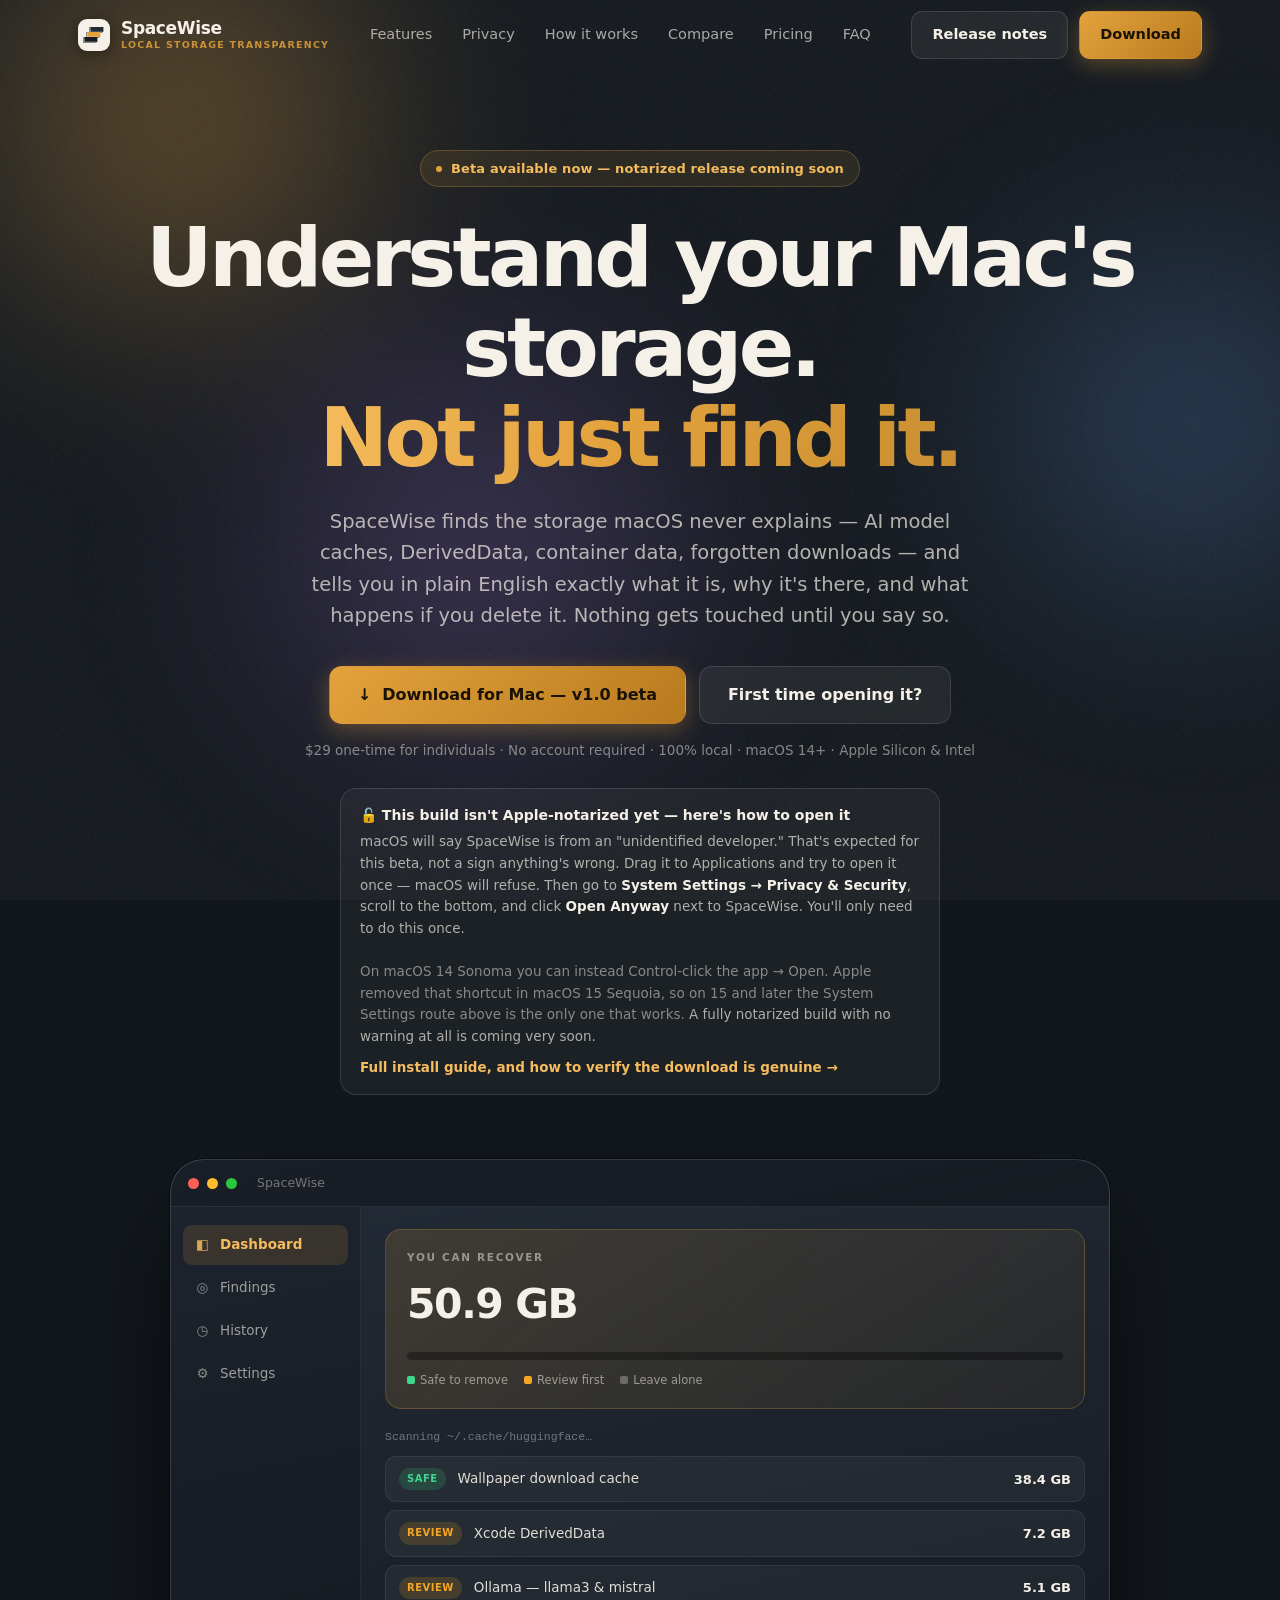
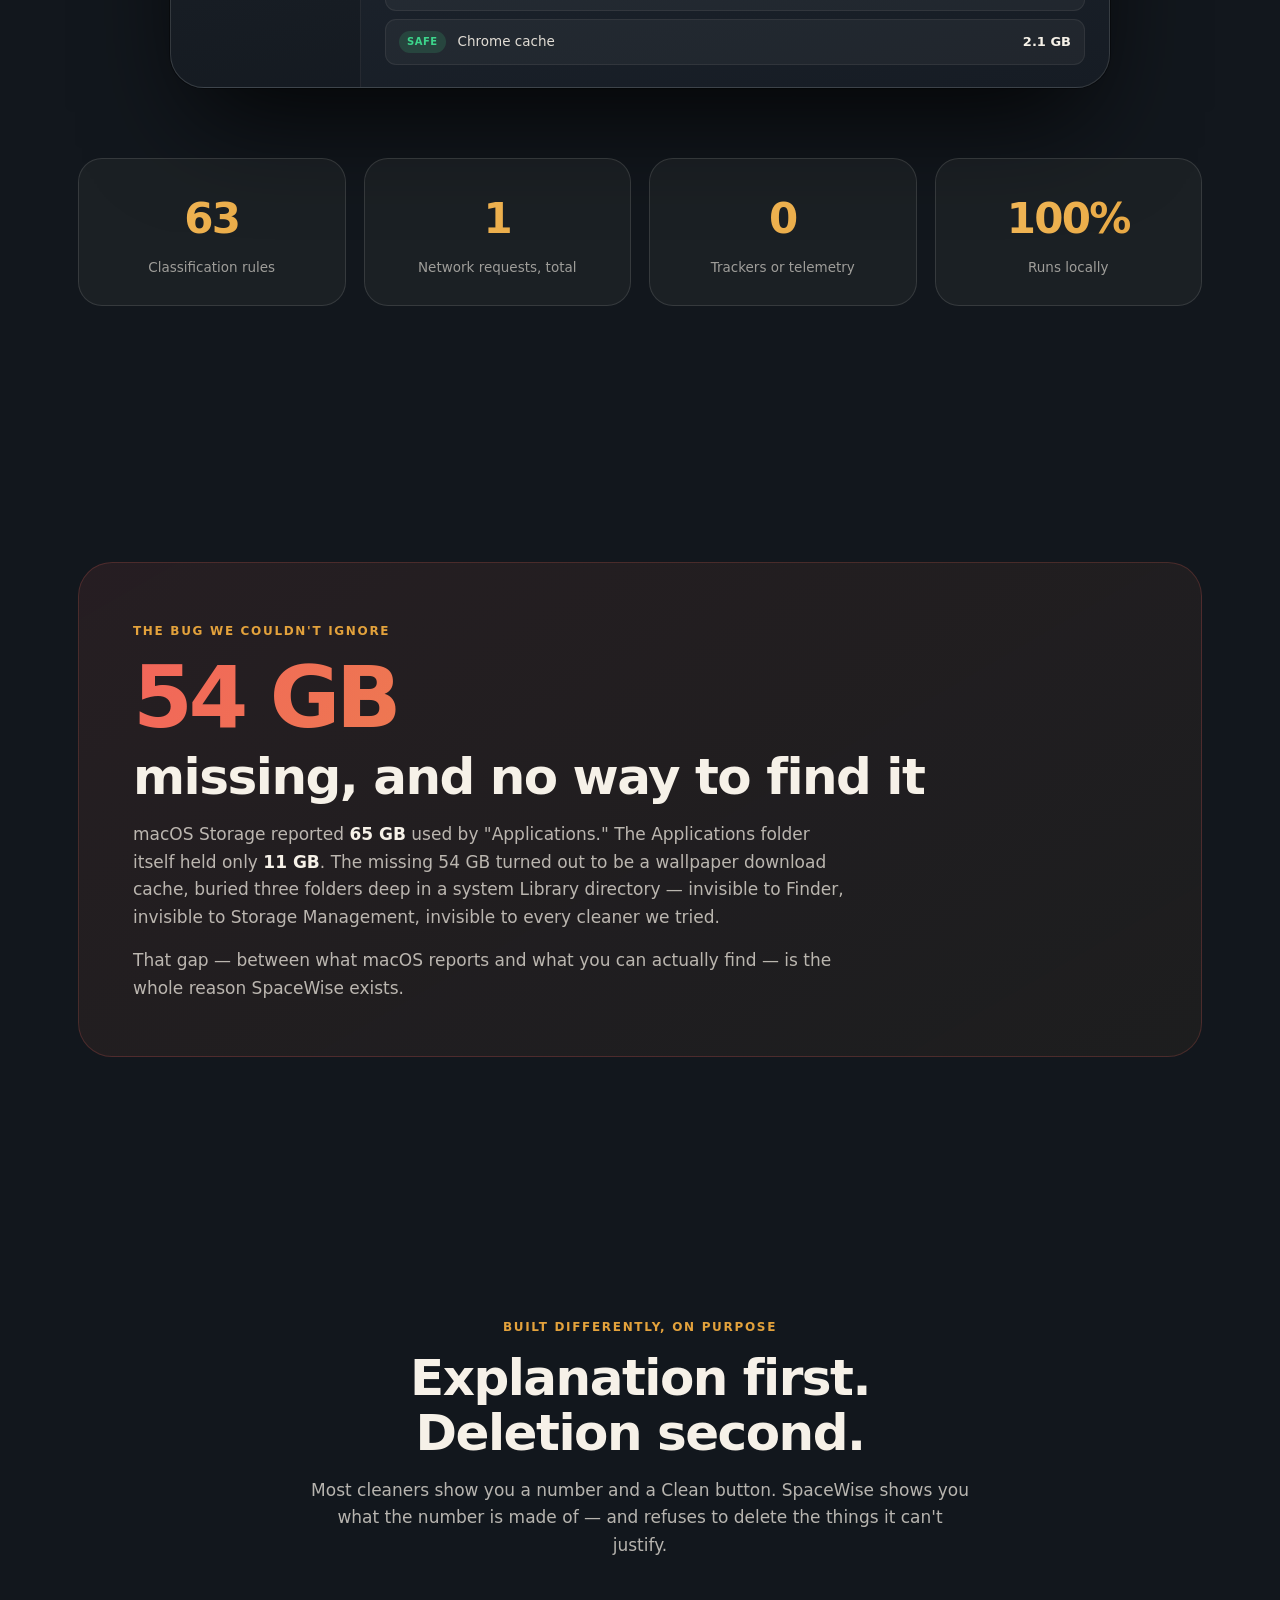
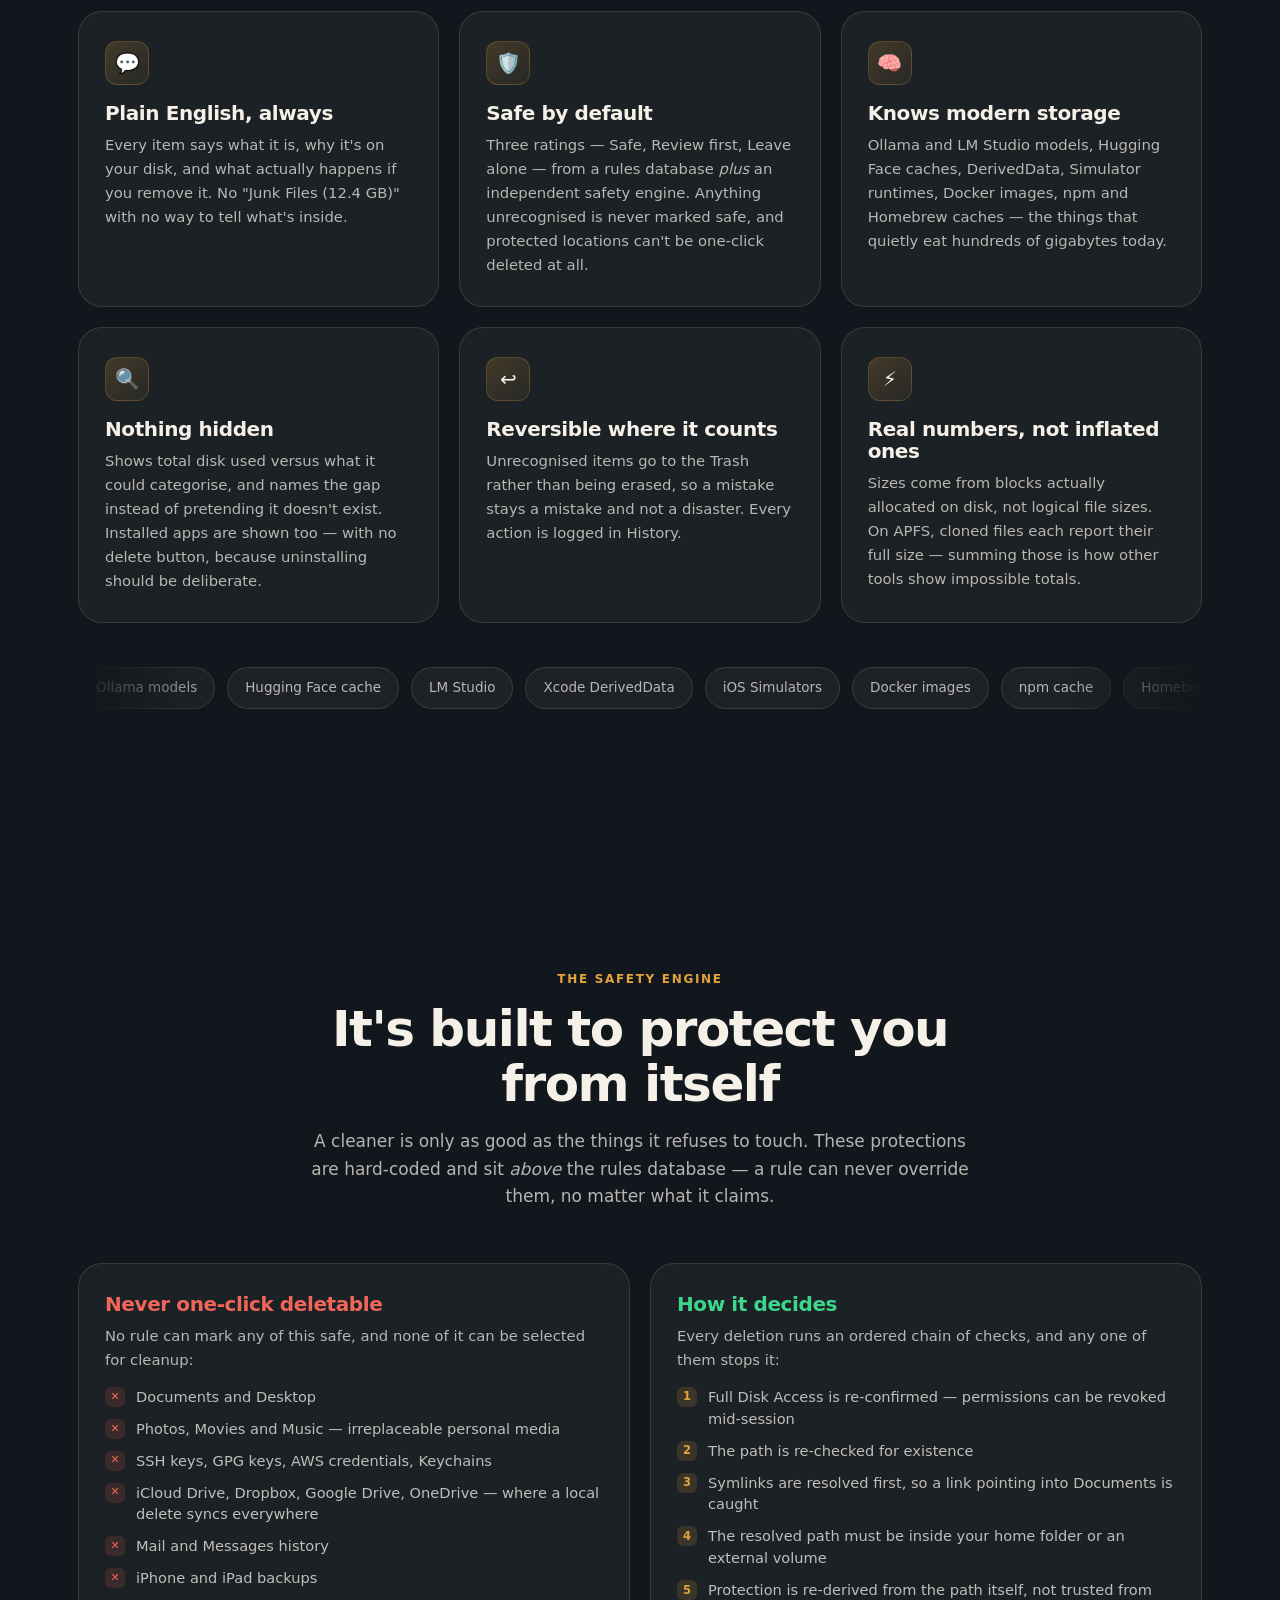
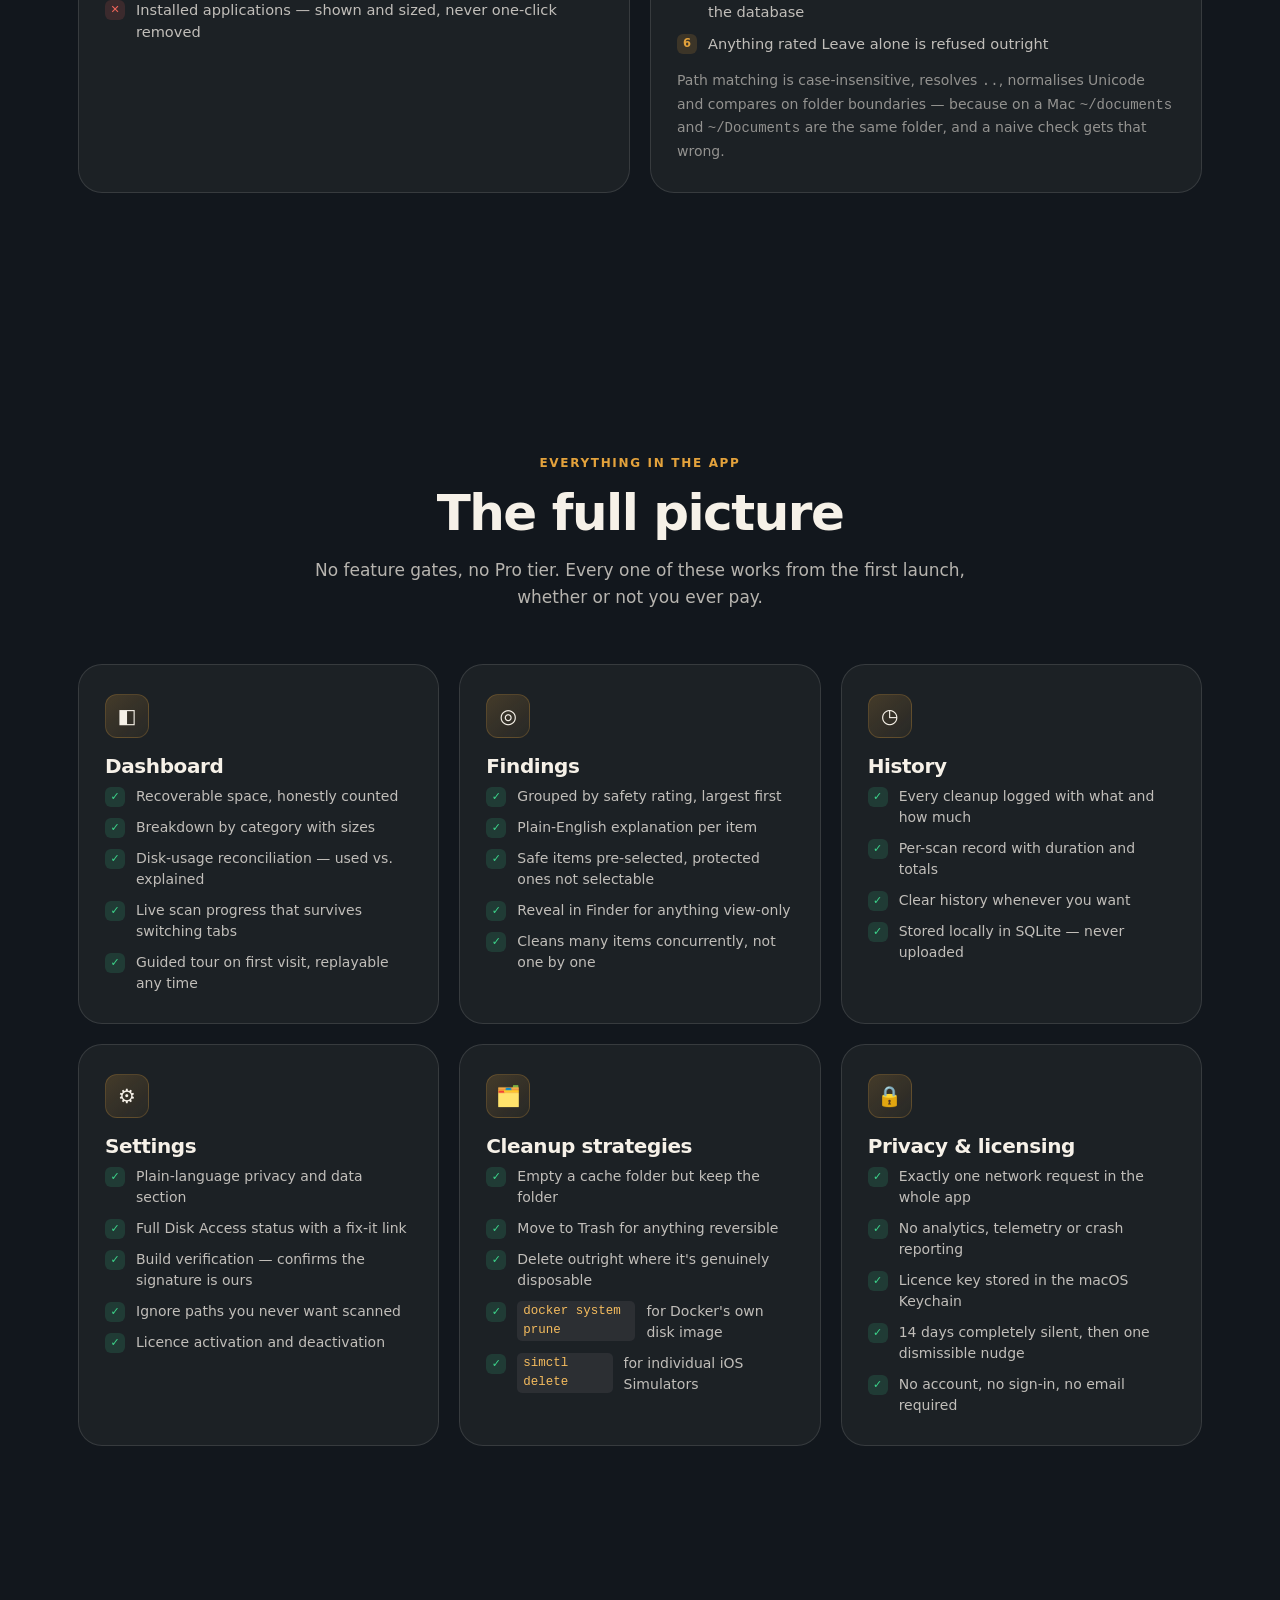
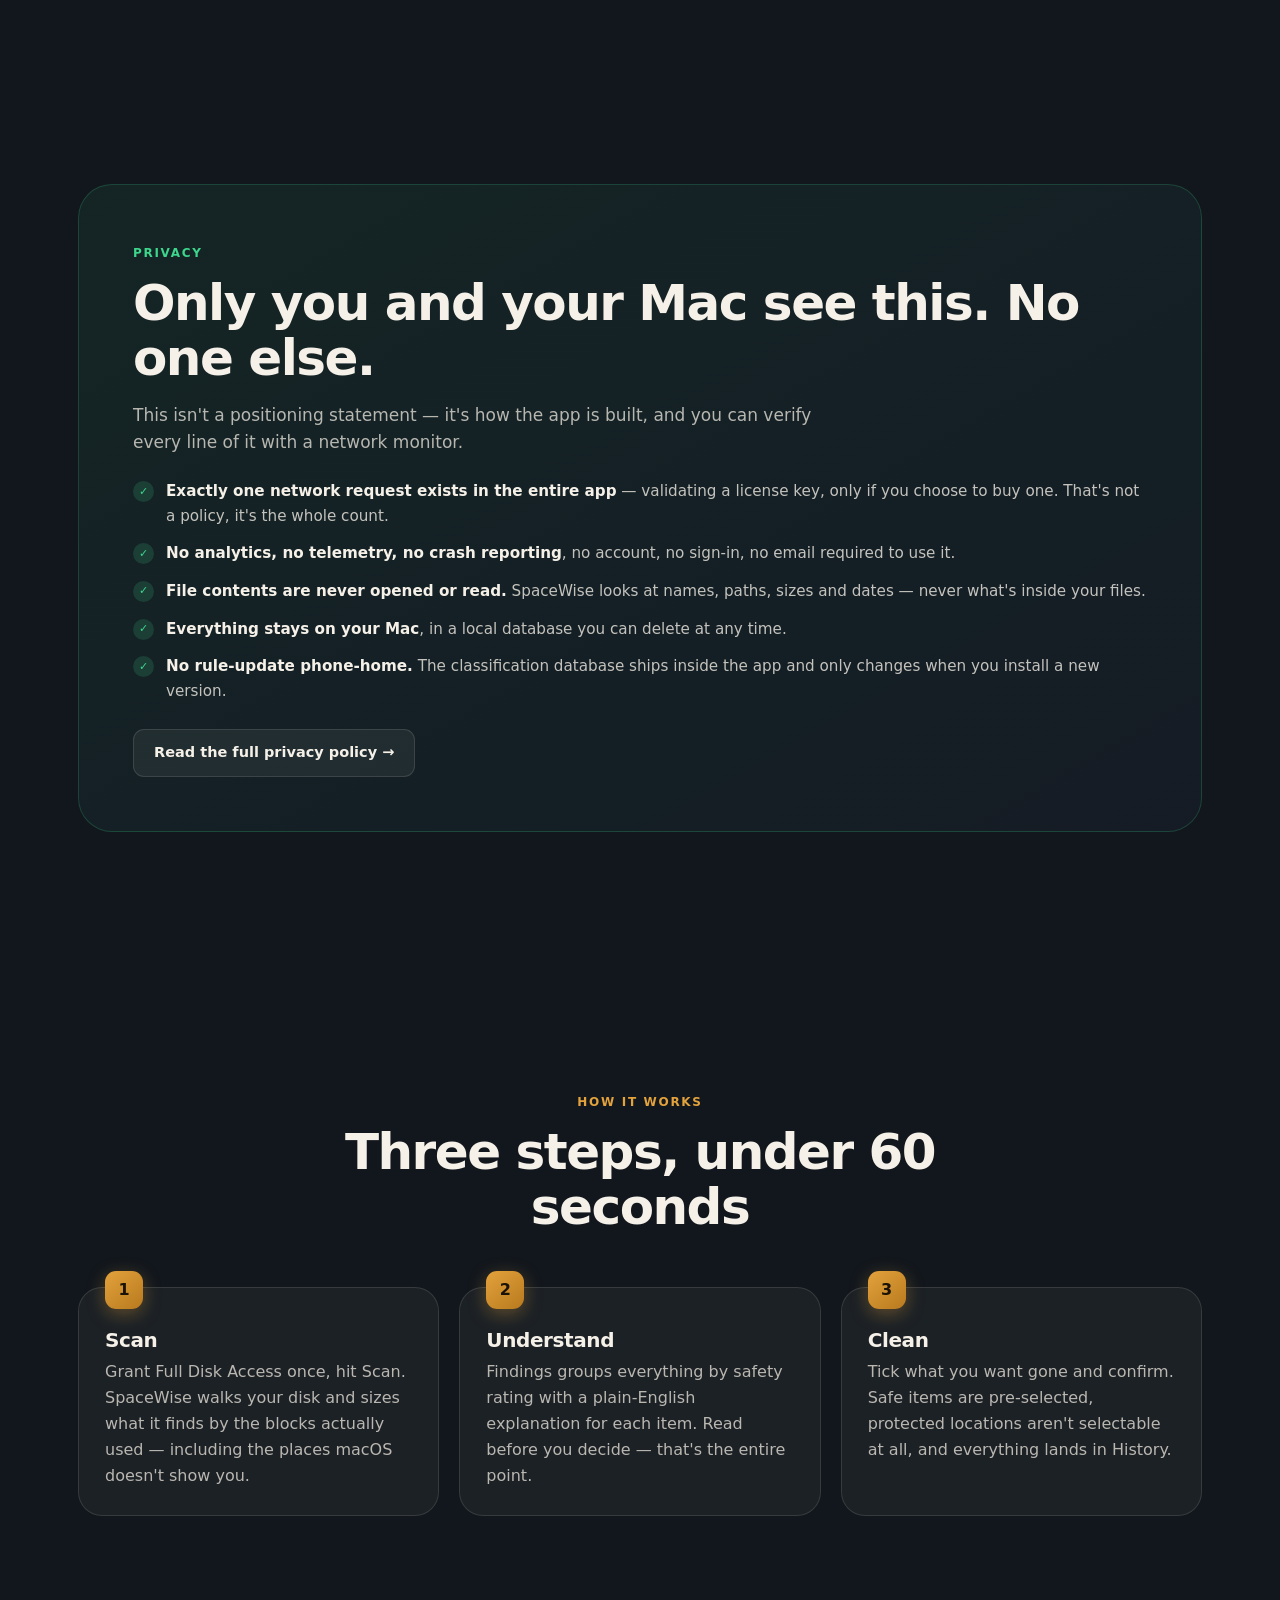
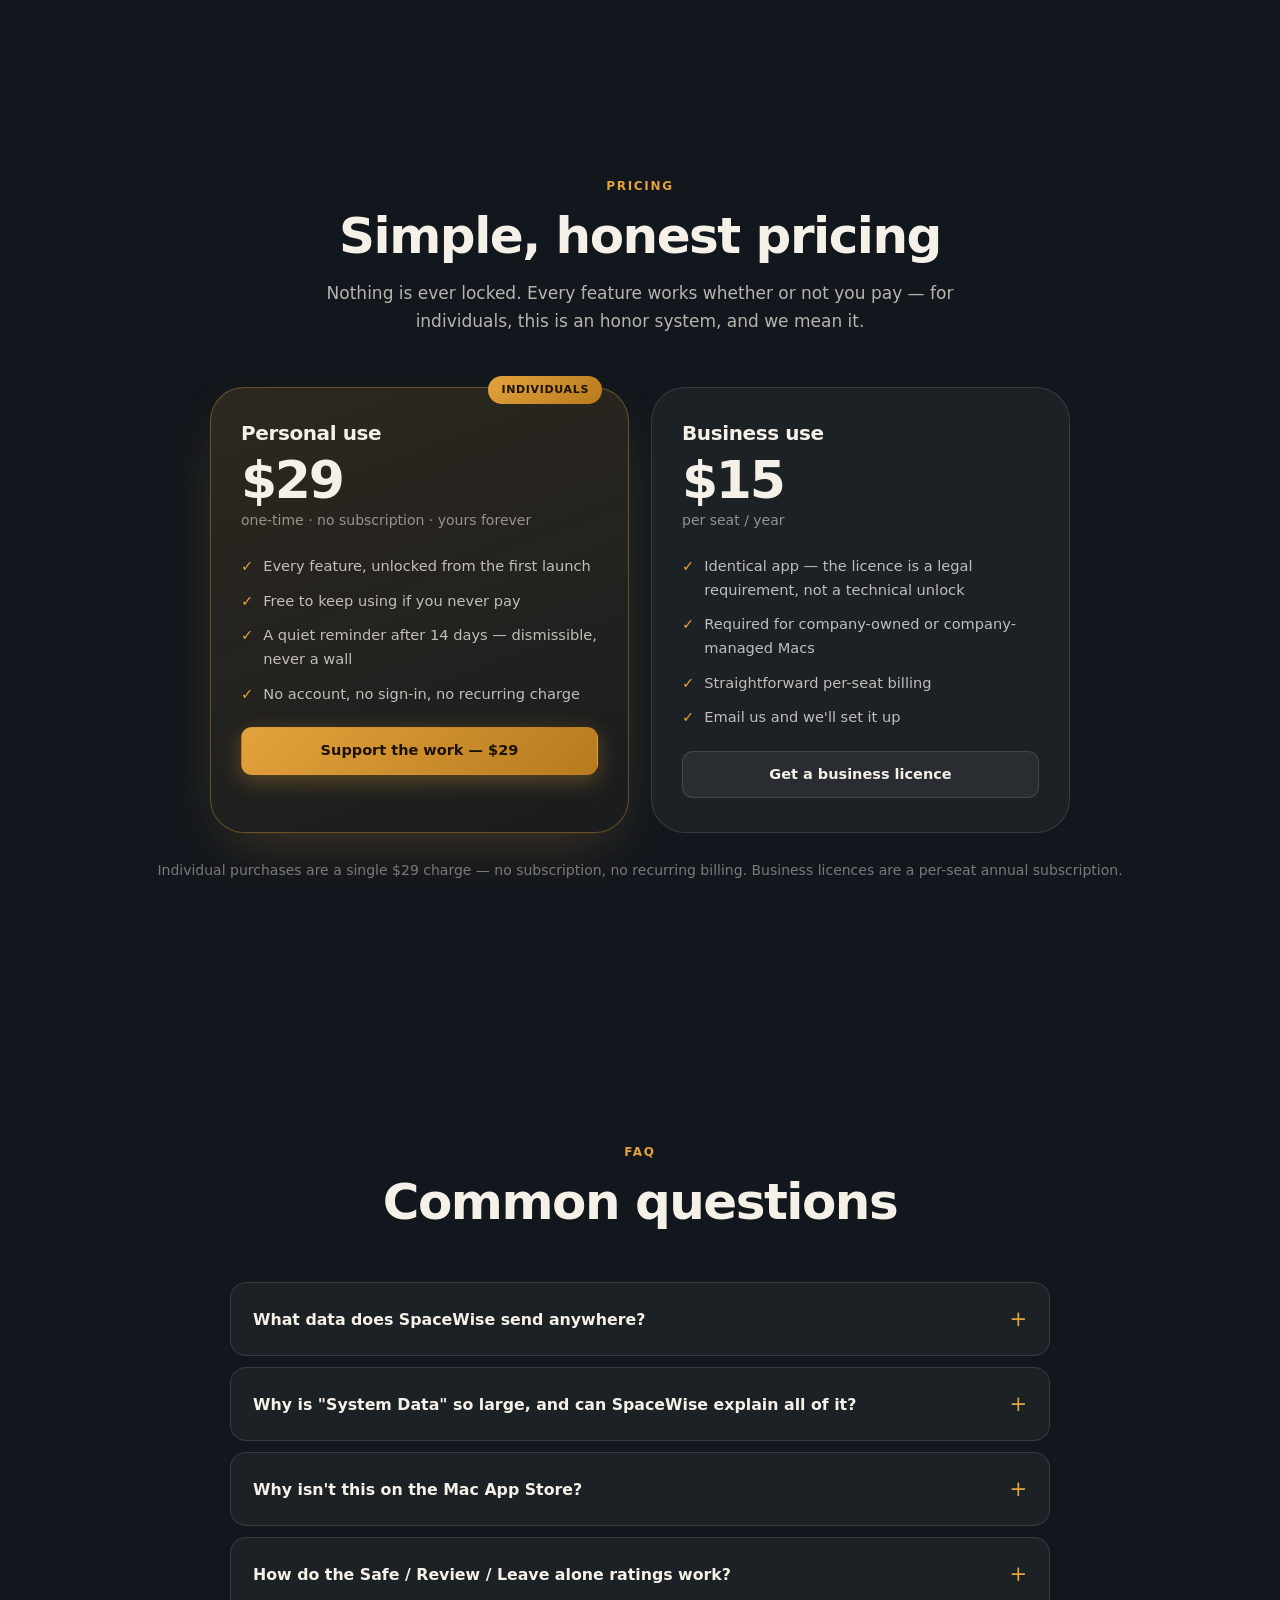
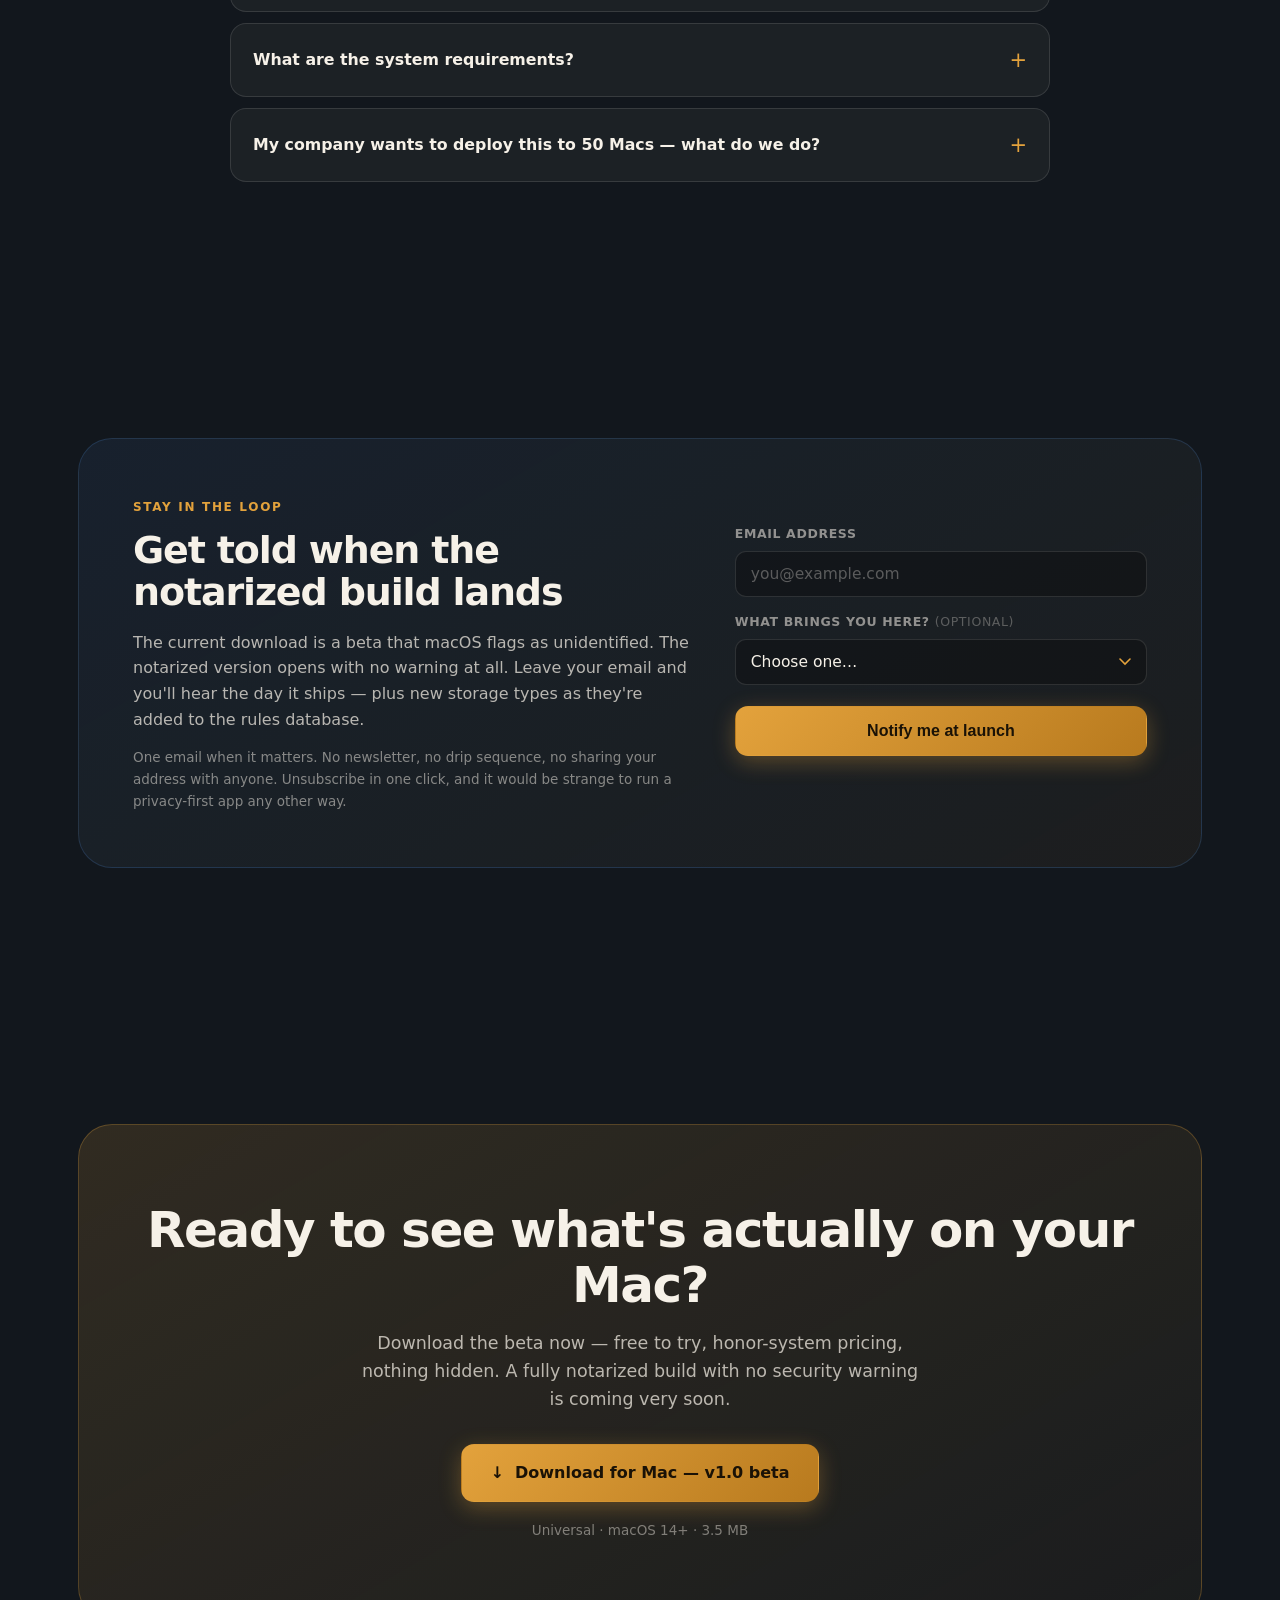
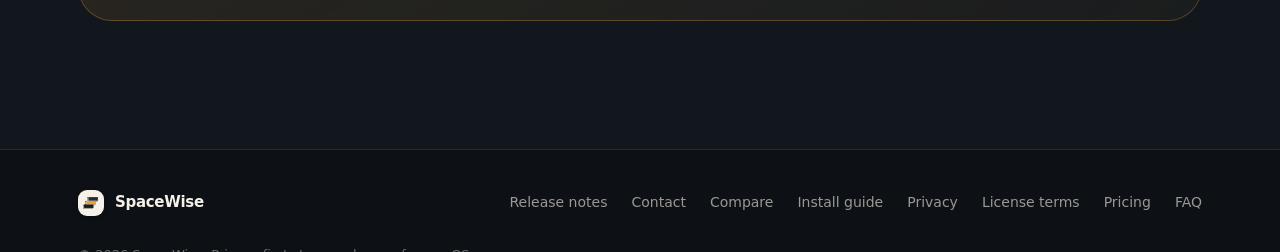
<file: index.html>
<!DOCTYPE html>
<html lang="en">
<head>
<meta charset="UTF-8">
<meta name="viewport" content="width=device-width, initial-scale=1.0">
<title>SpaceWise — Understand your Mac's storage. Not just find it.</title>
<meta name="description" content="SpaceWise finds hidden storage on your Mac — AI model caches, DerivedData, container data — and explains it in plain English before it lets you clean it. 100% local, zero telemetry, one-time pricing for individuals.">
<meta name="keywords" content="mac storage cleaner, free up disk space mac, what is system data on mac, CleanMyMac alternative, mac cleaner no subscription">
<link rel="canonical" href="https://crawler-ebic.github.io/spacewise-site/">

<meta property="og:type" content="website">
<meta property="og:title" content="SpaceWise — Understand your Mac's storage. Not just find it.">
<meta property="og:description" content="Finds hidden storage on your Mac and explains it in plain English before it lets you clean it. 100% local, zero telemetry, one-time pricing for individuals.">
<meta property="og:url" content="https://crawler-ebic.github.io/spacewise-site/">
<meta property="og:site_name" content="SpaceWise">
<meta property="og:image" content="https://crawler-ebic.github.io/spacewise-site/og-image.png">
<meta property="og:image:width" content="1200">
<meta property="og:image:height" content="630">
<meta name="twitter:card" content="summary_large_image">
<meta name="twitter:title" content="SpaceWise — Understand your Mac's storage. Not just find it.">
<meta name="twitter:description" content="Finds hidden storage on your Mac and explains it in plain English before it lets you clean it. 100% local, zero telemetry.">
<meta name="twitter:image" content="https://crawler-ebic.github.io/spacewise-site/og-image.png">

<link rel="icon" href="data:image/svg+xml,<svg xmlns=%22http://www.w3.org/2000/svg%22 viewBox=%220 0 100 100%22><rect width=%22100%22 height=%22100%22 rx=%2222%22 fill=%22%23F6F1E8%22/><rect x=%2214%22 y=%2258%22 width=%2247%22 height=%2217%22 fill=%22%23171D24%22/><rect x=%2225%22 y=%2240%22 width=%2247%22 height=%2217%22 fill=%22%23E3A23C%22/><rect x=%2236%22 y=%2222%22 width=%2247%22 height=%2217%22 fill=%22%23232B36%22/></svg>">

<script type="application/ld+json">
{
  "@context": "https://schema.org",
  "@type": "SoftwareApplication",
  "name": "SpaceWise",
  "operatingSystem": "macOS 14",
  "applicationCategory": "UtilitiesApplication",
  "offers": { "@type": "Offer", "price": "29", "priceCurrency": "USD" },
  "description": "A privacy-first Mac storage cleaner that explains what's using your disk in plain English before you delete anything."
}
</script>
<style>
:root{
  --navy:#232B36; --navy-deep:#12171D; --navy-mid:#1A212A; --navy-bright:#2E3644;
  --coral:#E3A23C; --coral-lit:#F5BC5E; --coral-dark:#B87A1E;
  --cream:#F6F1E8; --ink:#20242B; --ink-soft:#5C5750;
  --safe:#3DD68C; --caution:#F5A623; --danger:#F2665A;
  --line:rgba(246,241,232,.12); --line-solid:#E7E1D5;
  --white:#fff;
  --r-sm:10px; --r:16px; --r-lg:24px; --r-xl:34px;
  --sans:-apple-system,BlinkMacSystemFont,"SF Pro Display","Segoe UI",Inter,system-ui,sans-serif;
  --mono:"SF Mono",ui-monospace,SFMono-Regular,Menlo,monospace;
  --ease:cubic-bezier(.22,1,.36,1);
  --maxw:1180px;
}
*{box-sizing:border-box;margin:0;padding:0}
html{scroll-behavior:smooth;-webkit-text-size-adjust:100%}
body{
  font-family:var(--sans); background:var(--navy-deep); color:var(--cream);
  line-height:1.62; -webkit-font-smoothing:antialiased; overflow-x:hidden;
}
.wrap{max-width:var(--maxw);margin:0 auto;padding:0 28px}
a{color:inherit}
h1,h2,h3,h4{line-height:1.1;letter-spacing:-.03em;font-weight:680}
h2{font-size:clamp(30px,4.4vw,50px);margin-bottom:16px}
h3{font-size:20px;letter-spacing:-.02em}
p{color:rgba(246,241,232,.72)}
section{position:relative;padding:clamp(80px,10vw,132px) 0}

/* ---------- scroll progress ---------- */
.progress{position:fixed;top:0;left:0;height:2px;width:100%;z-index:200;background:transparent;pointer-events:none}
.progress i{display:block;height:100%;width:0;background:linear-gradient(90deg,var(--coral),var(--coral-lit));box-shadow:0 0 14px rgba(227,162,60,.7)}

/* ---------- ambient aurora ---------- */
.aurora{position:fixed;inset:0;z-index:-2;overflow:hidden;pointer-events:none}
.aurora span{
  position:absolute;border-radius:50%;filter:blur(90px);opacity:.42;
  animation:drift 26s var(--ease) infinite alternate;
}
.aurora span:nth-child(1){width:620px;height:620px;background:radial-gradient(circle,#E3A23C,transparent 66%);top:-190px;left:-130px}
.aurora span:nth-child(2){width:560px;height:560px;background:radial-gradient(circle,#4A7DBE,transparent 66%);top:16%;right:-190px;animation-delay:-9s}
.aurora span:nth-child(3){width:640px;height:640px;background:radial-gradient(circle,#7A5AA8,transparent 66%);bottom:4%;left:12%;animation-delay:-17s}
@keyframes drift{
  0%{transform:translate(0,0) scale(1)}
  50%{transform:translate(58px,-46px) scale(1.14)}
  100%{transform:translate(-42px,52px) scale(.94)}
}
.grain{position:fixed;inset:0;z-index:-1;pointer-events:none;opacity:.16;
  background-image:url("data:image/svg+xml,%3Csvg xmlns='http://www.w3.org/2000/svg' width='140' height='140'%3E%3Cfilter id='n'%3E%3CfeTurbulence type='fractalNoise' baseFrequency='.85' numOctaves='3'/%3E%3C/filter%3E%3Crect width='100%25' height='100%25' filter='url(%23n)' opacity='.5'/%3E%3C/svg%3E")}

/* ---------- nav ---------- */
header{position:fixed;top:0;left:0;right:0;z-index:150;transition:all .4s var(--ease)}
header.solid{background:rgba(18,23,29,.76);backdrop-filter:blur(18px) saturate(160%);border-bottom:1px solid var(--line)}
.nav{display:flex;align-items:center;justify-content:space-between;height:70px}
.brand{display:flex;align-items:center;gap:11px;font-weight:700;font-size:17px;letter-spacing:-.02em;text-decoration:none}
.brand-mark{width:32px;height:32px;border-radius:9px;background:var(--cream);display:grid;place-items:center;box-shadow:0 3px 14px rgba(0,0,0,.4);overflow:hidden;position:relative;padding:5px}
.brand-mark svg{width:100%;height:100%;position:relative;z-index:1}

.nav-links{display:flex;gap:30px;font-size:14.5px}
.nav-links a{color:rgba(246,241,232,.66);text-decoration:none;transition:color .25s;position:relative}
.nav-links a::after{content:"";position:absolute;left:0;bottom:-5px;width:0;height:1.5px;background:var(--coral);transition:width .3s var(--ease)}
.nav-links a:hover{color:var(--cream)}
.nav-links a:hover::after{width:100%}
.nav-cta{display:flex;gap:11px;align-items:center}

/* ---------- buttons ---------- */
.btn{display:inline-flex;align-items:center;gap:9px;padding:11px 20px;border-radius:11px;font-size:14.5px;font-weight:600;
  text-decoration:none;border:1px solid transparent;cursor:pointer;transition:all .28s var(--ease);white-space:nowrap;position:relative;overflow:hidden}
.btn-primary{background:linear-gradient(135deg,var(--coral),var(--coral-dark));color:#1A1206;box-shadow:0 6px 22px rgba(227,162,60,.32)}
.btn-primary:hover{transform:translateY(-2px);box-shadow:0 12px 34px rgba(227,162,60,.46)}
.btn-primary::before{content:"";position:absolute;inset:0;background:linear-gradient(120deg,transparent 30%,rgba(255,255,255,.42),transparent 70%);transform:translateX(-100%)}
.btn-primary:hover::before{transform:translateX(100%);transition:transform .8s var(--ease)}
.btn-ghost{background:rgba(246,241,232,.06);color:var(--cream);border-color:var(--line)}
.btn-ghost:hover{background:rgba(246,241,232,.12);border-color:rgba(246,241,232,.28);transform:translateY(-2px)}
.btn-lg{padding:15px 28px;font-size:16px;border-radius:13px}

/* ---------- hero ---------- */
.hero{padding-top:150px;padding-bottom:70px;text-align:center}
.eyebrow{display:inline-flex;align-items:center;gap:9px;padding:7px 15px;border-radius:100px;
  background:rgba(227,162,60,.1);border:1px solid rgba(227,162,60,.26);color:var(--coral-lit);
  font-size:13px;font-weight:560;letter-spacing:.01em;margin-bottom:26px}
.dot{width:6px;height:6px;border-radius:50%;background:var(--coral);animation:pulse 2.2s ease-in-out infinite}
@keyframes pulse{0%,100%{opacity:1;box-shadow:0 0 0 0 rgba(227,162,60,.6)}50%{opacity:.65;box-shadow:0 0 0 7px rgba(227,162,60,0)}}
.hero h1{font-size:clamp(42px,7.2vw,82px);font-weight:700;letter-spacing:-.045em;margin-bottom:22px}
.hero h1 .grad{background:linear-gradient(105deg,var(--coral-lit),var(--coral) 45%,#C98F32);-webkit-background-clip:text;background-clip:text;-webkit-text-fill-color:transparent}
.lede{font-size:clamp(16.5px,2vw,19.5px);max-width:660px;margin:0 auto 34px;color:rgba(246,241,232,.7)}
.hero-actions{display:flex;gap:13px;justify-content:center;flex-wrap:wrap;margin-bottom:16px}
.hero-note{font-size:13.5px;color:rgba(246,241,232,.5)}
.gk{max-width:600px;margin:26px auto 0;padding:15px 19px;border-radius:var(--r);text-align:left;
  background:rgba(246,241,232,.045);border:1px solid var(--line)}
.gk strong{color:var(--cream)}
.gk p{font-size:13.5px;line-height:1.6;color:rgba(246,241,232,.68)}
.gk .gk-t{font-weight:640;font-size:14px;color:var(--cream);margin-bottom:5px;display:flex;align-items:center;gap:8px}

/* ---------- app window mock ---------- */
.stage{margin-top:64px;perspective:1900px}
.mock{
  max-width:940px;margin:0 auto;border-radius:var(--r-xl);overflow:hidden;
  background:linear-gradient(168deg,#232B36,#161C24);
  border:1px solid rgba(246,241,232,.13);
  box-shadow:0 50px 110px -26px rgba(0,0,0,.86),0 0 0 1px rgba(0,0,0,.4);
  transform:rotateX(9deg) scale(.97);transform-origin:center top;
  transition:transform 1s var(--ease);
}
.mock.lifted{transform:rotateX(0deg) scale(1)}
.mock-bar{display:flex;align-items:center;gap:8px;padding:13px 17px;background:rgba(0,0,0,.28);border-bottom:1px solid rgba(246,241,232,.08)}
.md{width:11px;height:11px;border-radius:50%}
.mock-title{margin-left:12px;font-size:12.5px;color:rgba(246,241,232,.42);font-weight:520}
.mock-body{display:grid;grid-template-columns:190px 1fr;min-height:430px;text-align:left}
.side{padding:18px 12px;background:rgba(0,0,0,.16);border-right:1px solid rgba(246,241,232,.07)}
.side .item{display:flex;align-items:center;gap:10px;padding:9px 12px;border-radius:9px;font-size:13.5px;color:rgba(246,241,232,.6);margin-bottom:3px;transition:all .3s}
.side .item.active{background:rgba(227,162,60,.14);color:var(--coral-lit);font-weight:580}
.side .item i{width:15px;text-align:center;font-style:normal;opacity:.85}
.main{padding:22px 24px}
.hero-card{background:linear-gradient(135deg,rgba(227,162,60,.16),rgba(227,162,60,.05));
  border:1px solid rgba(227,162,60,.24);border-radius:var(--r);padding:19px 21px;margin-bottom:19px}
.hero-card .lbl{font-size:10.5px;letter-spacing:.16em;text-transform:uppercase;color:rgba(246,241,232,.5);font-weight:640;margin-bottom:5px}
.hero-card .val{font-size:41px;font-weight:720;letter-spacing:-.035em;color:var(--cream);font-variant-numeric:tabular-nums}
.track{height:8px;border-radius:100px;overflow:hidden;display:flex;background:rgba(0,0,0,.34);margin-top:14px}
.track i{height:100%;width:0;transition:width 1.5s var(--ease)}
.legend{display:flex;gap:16px;margin-top:11px;font-size:11.5px;color:rgba(246,241,232,.55);flex-wrap:wrap}
.legend b{display:inline-block;width:8px;height:8px;border-radius:2px;margin-right:5px}
.scanline{font-family:var(--mono);font-size:11.5px;color:rgba(246,241,232,.4);margin-bottom:13px;height:15px;overflow:hidden;white-space:nowrap;text-overflow:ellipsis}
.rows{display:flex;flex-direction:column;gap:8px}
.row{display:flex;align-items:center;gap:12px;padding:11px 13px;border-radius:11px;background:rgba(246,241,232,.045);
  border:1px solid rgba(246,241,232,.07);opacity:0;transform:translateY(9px)}
.row.in{animation:rowIn .55s var(--ease) forwards}
@keyframes rowIn{to{opacity:1;transform:translateY(0)}}
.pill{font-size:10px;font-weight:700;padding:3px 8px;border-radius:100px;letter-spacing:.05em;text-transform:uppercase;flex-shrink:0}
.pill.safe{background:rgba(61,214,140,.16);color:var(--safe)}
.pill.caution{background:rgba(245,166,35,.16);color:var(--caution)}
.pill.danger{background:rgba(242,102,90,.16);color:var(--danger)}
.row .nm{flex:1;font-size:13.5px;color:rgba(246,241,232,.9);white-space:nowrap;overflow:hidden;text-overflow:ellipsis}
.row .sz{font-size:13px;font-weight:640;color:var(--cream);font-variant-numeric:tabular-nums}


/* ---------- brand stack (wordmark + tagline) ---------- */
.bstack{display:flex;flex-direction:column;line-height:1.05}
.bstack em{font-style:normal;font-size:9.5px;font-weight:600;letter-spacing:.13em;
  text-transform:uppercase;color:var(--coral);opacity:.85;margin-top:2px}

/* ---------- tick / cross lists ---------- */
.ticks{list-style:none;display:grid;gap:10px;margin:0}
.ticks li{display:flex;gap:11px;align-items:flex-start;font-size:14.6px;color:rgba(246,241,232,.76);line-height:1.5}
.ticks.sm li{font-size:14px}
.ticks span{flex-shrink:0;width:20px;height:20px;border-radius:6px;display:grid;place-items:center;
  font-size:11px;font-weight:800;margin-top:1px}
.ticks .t{background:rgba(61,214,140,.15);color:var(--safe)}
.ticks .x{background:rgba(242,102,90,.15);color:var(--danger)}
.ticks .c{background:rgba(227,162,60,.16);color:var(--coral);font-size:11.5px}
.ticks code{font-family:var(--mono);font-size:12.5px;background:rgba(246,241,232,.07);
  border-radius:5px;padding:1px 6px;color:var(--coral-lit)}

/* ---------- lead capture ---------- */
.leadbox{display:grid;grid-template-columns:1.15fr .85fr;gap:44px;align-items:center;
  border-radius:var(--r-xl);padding:clamp(30px,4.4vw,54px);
  background:linear-gradient(150deg,rgba(74,125,190,.1),rgba(227,162,60,.05));
  border:1px solid rgba(74,125,190,.24)}
.leadcopy h2{font-size:clamp(26px,3.4vw,38px)}
.leadcopy p{font-size:16px}
.fineprint{font-size:13.5px!important;color:rgba(246,241,232,.5)!important;margin-top:14px}
.leadform{display:flex;flex-direction:column;gap:7px}
.fl{font-size:12.5px;font-weight:640;letter-spacing:.05em;text-transform:uppercase;
  color:rgba(246,241,232,.55);margin-top:8px}
.fi{width:100%;padding:13px 15px;border-radius:11px;font-size:15.5px;font-family:inherit;
  background:rgba(0,0,0,.28);border:1px solid var(--line);color:var(--cream);transition:border-color .25s,background .25s}
.fi:focus{outline:none;border-color:var(--coral);background:rgba(0,0,0,.4)}
.fi::placeholder{color:rgba(246,241,232,.32)}
select.fi{appearance:none;cursor:pointer;
  background-image:url("data:image/svg+xml,%3Csvg xmlns='http://www.w3.org/2000/svg' viewBox='0 0 12 8'%3E%3Cpath d='M1 1l5 5 5-5' stroke='%23E3A23C' stroke-width='1.6' fill='none' stroke-linecap='round'/%3E%3C/svg%3E");
  background-repeat:no-repeat;background-position:right 15px center;background-size:12px;padding-right:40px}
select.fi option{background:var(--navy);color:var(--cream)}
.hp{position:absolute;left:-9999px;width:1px;height:1px;opacity:0}
.leadform .btn{margin-top:14px;justify-content:center}
.formmsg{font-size:14px;margin-top:6px;min-height:20px}
.formmsg.ok{color:var(--safe)}
.formmsg.err{color:var(--danger)}
@media(max-width:860px){.leadbox{grid-template-columns:1fr;gap:28px}}

/* ---------- reveal ---------- */
.rv{opacity:0;transform:translateY(26px);transition:opacity .85s var(--ease),transform .85s var(--ease)}
.rv.on{opacity:1;transform:none}
.rv-d1{transition-delay:.09s}.rv-d2{transition-delay:.18s}.rv-d3{transition-delay:.27s}.rv-d4{transition-delay:.36s}

/* ---------- stats ---------- */
.stats{display:grid;grid-template-columns:repeat(auto-fit,minmax(190px,1fr));gap:18px}
.stat{padding:26px 22px;border-radius:var(--r-lg);background:rgba(246,241,232,.04);border:1px solid var(--line);text-align:center;transition:all .4s var(--ease)}
.stat:hover{background:rgba(246,241,232,.07);transform:translateY(-4px);border-color:rgba(227,162,60,.3)}
.stat .n{font-size:42px;font-weight:720;letter-spacing:-.04em;background:linear-gradient(120deg,var(--coral-lit),var(--coral));-webkit-background-clip:text;background-clip:text;-webkit-text-fill-color:transparent;font-variant-numeric:tabular-nums}
.stat .k{font-size:13.5px;color:rgba(246,241,232,.6);margin-top:4px}

/* ---------- section head ---------- */
.shead{max-width:660px;margin-bottom:52px}
.shead.mid{margin-left:auto;margin-right:auto;text-align:center}
.tag{display:inline-block;font-size:12px;font-weight:660;letter-spacing:.14em;text-transform:uppercase;color:var(--coral);margin-bottom:13px}
.shead p{font-size:17px}

/* ---------- cards ---------- */
.grid{display:grid;gap:20px}
.g3{grid-template-columns:repeat(auto-fit,minmax(288px,1fr))}
.g2{grid-template-columns:repeat(auto-fit,minmax(330px,1fr))}
.card{padding:29px 26px;border-radius:var(--r-lg);background:rgba(246,241,232,.042);
  border:1px solid var(--line);transition:all .45s var(--ease);position:relative;overflow:hidden}
.card::before{content:"";position:absolute;inset:0;opacity:0;transition:opacity .45s;
  background:radial-gradient(520px circle at var(--mx,50%) var(--my,50%),rgba(227,162,60,.11),transparent 42%)}
.card:hover{transform:translateY(-5px);border-color:rgba(227,162,60,.32);background:rgba(246,241,232,.065)}
.card:hover::before{opacity:1}
.card .ic{width:44px;height:44px;border-radius:12px;display:grid;place-items:center;font-size:20px;
  background:linear-gradient(140deg,rgba(227,162,60,.2),rgba(227,162,60,.06));border:1px solid rgba(227,162,60,.22);margin-bottom:17px}
.card h3{margin-bottom:9px}
.card p{font-size:14.8px}

/* ---------- case study ---------- */
.case{border-radius:var(--r-xl);padding:clamp(30px,4.6vw,54px);
  background:linear-gradient(150deg,rgba(242,102,90,.09),rgba(227,162,60,.05));
  border:1px solid rgba(242,102,90,.2)}
.case .num{font-size:clamp(46px,7.5vw,86px);font-weight:730;letter-spacing:-.05em;line-height:1;
  background:linear-gradient(120deg,#F2665A,var(--coral));-webkit-background-clip:text;background-clip:text;-webkit-text-fill-color:transparent}

/* ---------- steps ---------- */
.steps{counter-reset:s;display:grid;gap:20px;grid-template-columns:repeat(auto-fit,minmax(270px,1fr))}
.step{position:relative;padding:30px 26px 26px;border-radius:var(--r-lg);background:rgba(246,241,232,.042);border:1px solid var(--line);transition:all .4s var(--ease)}
.step:hover{transform:translateY(-4px);border-color:rgba(227,162,60,.3)}
.step::before{counter-increment:s;content:counter(s);position:absolute;top:-17px;left:26px;
  width:38px;height:38px;border-radius:11px;display:grid;place-items:center;font-size:16px;font-weight:730;
  background:linear-gradient(140deg,var(--coral),var(--coral-dark));color:#1A1206;box-shadow:0 5px 18px rgba(227,162,60,.34)}
.step h3{margin:11px 0 8px}

/* ---------- marquee ---------- */
.marquee{overflow:hidden;mask-image:linear-gradient(90deg,transparent,#000 12%,#000 88%,transparent);
  -webkit-mask-image:linear-gradient(90deg,transparent,#000 12%,#000 88%,transparent)}
.mrow{display:flex;gap:12px;width:max-content;animation:slide 42s linear infinite}
.marquee:hover .mrow{animation-play-state:paused}
@keyframes slide{to{transform:translateX(-50%)}}
.chip{padding:9px 17px;border-radius:100px;background:rgba(246,241,232,.05);border:1px solid var(--line);
  font-size:13.5px;color:rgba(246,241,232,.72);white-space:nowrap}

/* ---------- privacy ---------- */
.priv{border-radius:var(--r-xl);padding:clamp(30px,4.6vw,54px);
  background:linear-gradient(150deg,rgba(61,214,140,.075),rgba(74,125,190,.05));border:1px solid rgba(61,214,140,.2)}
.plist{list-style:none;display:grid;gap:13px;margin-top:22px}
.plist li{display:flex;gap:12px;align-items:flex-start;font-size:15.2px;color:rgba(246,241,232,.78)}
.chk{width:21px;height:21px;border-radius:50%;background:rgba(61,214,140,.16);color:var(--safe);
  display:grid;place-items:center;flex-shrink:0;font-size:11px;font-weight:800;margin-top:2px}

/* ---------- pricing ---------- */
.prices{display:grid;gap:22px;grid-template-columns:repeat(auto-fit,minmax(300px,1fr));max-width:860px;margin:0 auto}
.price{padding:34px 30px;border-radius:var(--r-xl);background:rgba(246,241,232,.042);border:1px solid var(--line);
  transition:all .45s var(--ease);position:relative}
.price:hover{transform:translateY(-6px)}
.price.feat{background:linear-gradient(160deg,rgba(227,162,60,.13),rgba(227,162,60,.04));border-color:rgba(227,162,60,.36);box-shadow:0 22px 60px -20px rgba(227,162,60,.28)}
.price .badge{position:absolute;top:-12px;right:26px;padding:5px 13px;border-radius:100px;font-size:11px;font-weight:700;
  letter-spacing:.06em;text-transform:uppercase;background:linear-gradient(135deg,var(--coral),var(--coral-dark));color:#1A1206}
.price .amt{font-size:52px;font-weight:730;letter-spacing:-.045em;line-height:1;margin:10px 0 3px}
.price .per{font-size:14px;color:rgba(246,241,232,.55)}
.price ul{list-style:none;margin:22px 0;display:grid;gap:11px}
.price li{display:flex;gap:10px;font-size:14.6px;color:rgba(246,241,232,.76)}
.price li span{color:var(--coral);flex-shrink:0}
.price .btn{width:100%;justify-content:center}

/* ---------- faq ---------- */
.faq{max-width:820px;margin:0 auto;display:grid;gap:11px}
.qa{border-radius:var(--r);background:rgba(246,241,232,.042);border:1px solid var(--line);overflow:hidden;transition:all .35s}
.qa:hover{border-color:rgba(246,241,232,.2)}
.qa summary{padding:19px 22px;cursor:pointer;font-weight:600;font-size:15.8px;display:flex;justify-content:space-between;gap:16px;align-items:center;list-style:none}
.qa summary::-webkit-details-marker{display:none}
.qa summary::after{content:"+";font-size:21px;color:var(--coral);transition:transform .35s var(--ease);flex-shrink:0;font-weight:400}
.qa[open] summary::after{transform:rotate(45deg)}
.qa .a{padding:0 22px 20px;font-size:14.8px;color:rgba(246,241,232,.7)}

/* ---------- cta ---------- */
.cta{text-align:center;border-radius:var(--r-xl);padding:clamp(42px,6.5vw,78px) 30px;
  background:linear-gradient(150deg,rgba(227,162,60,.15),rgba(227,162,60,.04));border:1px solid rgba(227,162,60,.28)}

/* ---------- footer ---------- */
footer{border-top:1px solid var(--line);padding:40px 0;background:rgba(0,0,0,.24)}
.fin{display:flex;justify-content:space-between;align-items:center;gap:20px;flex-wrap:wrap}
.flinks{display:flex;gap:24px;font-size:14px;flex-wrap:wrap}
.flinks a{color:rgba(246,241,232,.6);text-decoration:none;transition:color .25s}
.flinks a:hover{color:var(--coral)}
.fcopy{font-size:13px;color:rgba(246,241,232,.4);width:100%;padding-top:8px}

@media(max-width:860px){
  .nav-links{display:none}
  .mock-body{grid-template-columns:1fr}
  .side{display:none}
  .mock{transform:none}
}
@media(max-width:520px){
  .hero{padding-top:118px}
  .btn-lg{width:100%;justify-content:center}
}

/* Motion is decoration, never information. Anyone who has asked their OS
   to reduce motion gets the full page with none of the movement. */
@media(prefers-reduced-motion:reduce){
  *,*::before,*::after{animation-duration:.001ms!important;animation-iteration-count:1!important;
    transition-duration:.001ms!important;scroll-behavior:auto!important}
  .rv{opacity:1;transform:none}
  .mock{transform:none}
  .aurora span{animation:none}
  .row{opacity:1;transform:none}
}
</style>
</head>

<body id="top">
<div class="progress"><i id="prog"></i></div>
<div class="aurora"><span></span><span></span><span></span></div>
<div class="grain"></div>

<header id="hdr">
  <div class="wrap nav">
    <a href="#top" class="brand">
      <span class="brand-mark"><svg viewBox="-7 -5 110 90"><rect x="-4" y="54" width="65" height="24" fill="none" stroke="#20242B" stroke-width="2.5"/><rect x="11" y="29" width="65" height="24" fill="none" stroke="#20242B" stroke-width="2.5"/><rect x="26" y="4" width="65" height="24" fill="none" stroke="#20242B" stroke-width="2.5"/><rect x="0" y="50" width="65" height="24" fill="#171D24"/><rect x="15" y="25" width="65" height="24" fill="#E3A23C"/><rect x="30" y="0" width="65" height="24" fill="#232B36"/></svg></span>
      <span class="bstack">SpaceWise<em>Local storage transparency</em></span>
    </a>
    <nav class="nav-links">
      <a href="#features">Features</a>
      <a href="#privacy">Privacy</a>
      <a href="#how">How it works</a>
      <a href="compare.html">Compare</a>
      <a href="#pricing">Pricing</a>
      <a href="#faq">FAQ</a>
    </nav>
    <div class="nav-cta">
      <a class="btn btn-ghost" href="https://github.com/crawler-ebic/spacewise-site/releases/tag/v1.0-beta" target="_blank" rel="noopener">Release notes</a>
      <a class="btn btn-primary" href="https://github.com/crawler-ebic/spacewise-site/releases/download/v1.0-beta/SpaceWise-1.0-beta.dmg">Download</a>
    </div>
  </div>
</header>

<main>
<!-- ================= HERO ================= -->
<section class="hero">
  <div class="wrap">
    <span class="eyebrow rv"><span class="dot"></span> Beta available now — notarized release coming soon</span>
    <h1 class="rv rv-d1">Understand your Mac's storage.<br><span class="grad">Not just find it.</span></h1>
    <p class="lede rv rv-d2">SpaceWise finds the storage macOS never explains — AI model caches, DerivedData, container data, forgotten downloads — and tells you in plain English exactly what it is, why it's there, and what happens if you delete it. Nothing gets touched until you say so.</p>
    <div class="hero-actions rv rv-d3">
      <a class="btn btn-primary btn-lg" href="https://github.com/crawler-ebic/spacewise-site/releases/download/v1.0-beta/SpaceWise-1.0-beta.dmg">↓&nbsp; Download for Mac — v1.0 beta</a>
      <a class="btn btn-ghost btn-lg" href="install.html">First time opening it?</a>
    </div>
    <p class="hero-note rv rv-d3">$29 one-time for individuals · No account required · 100% local · macOS 14+ · Apple Silicon &amp; Intel</p>

    <div class="gk rv rv-d4" id="gatekeeper">
      <div class="gk-t">🔓 This build isn't Apple-notarized yet — here's how to open it</div>
      <p>macOS will say SpaceWise is from an "unidentified developer." That's expected for this beta, not a sign anything's wrong. Drag it to Applications and try to open it once — macOS will refuse. Then go to <strong>System Settings → Privacy &amp; Security</strong>, scroll to the bottom, and click <strong>Open Anyway</strong> next to SpaceWise. You'll only need to do this once.<br><br><span style="color:rgba(246,241,232,.5)">On macOS 14 Sonoma you can instead Control-click the app → Open. Apple removed that shortcut in macOS 15 Sequoia, so on 15 and later the System Settings route above is the only one that works.</span> A fully notarized build with no warning at all is coming very soon.</p>
        <p style="margin:10px 0 0;font-size:13.5px"><a href="install.html" style="color:var(--coral-lit);text-decoration:none;font-weight:600">Full install guide, and how to verify the download is genuine →</a></p>
    </div>

    <!-- live scan simulation -->
    <div class="stage rv rv-d4">
      <div class="mock" id="mock">
        <div class="mock-bar">
          <span class="md" style="background:#FF5F57"></span>
          <span class="md" style="background:#FEBC2E"></span>
          <span class="md" style="background:#28C840"></span>
          <span class="mock-title">SpaceWise</span>
        </div>
        <div class="mock-body">
          <div class="side">
            <div class="item active"><i>◧</i> Dashboard</div>
            <div class="item"><i>◎</i> Findings</div>
            <div class="item"><i>◷</i> History</div>
            <div class="item"><i>⚙</i> Settings</div>
          </div>
          <div class="main">
            <div class="hero-card">
              <div class="lbl">You can recover</div>
              <div class="val"><span id="cnt">0.0</span> GB</div>
              <div class="track">
                <i id="t1" style="background:linear-gradient(90deg,#3DD68C,#2FBF7A)"></i>
                <i id="t2" style="background:linear-gradient(90deg,#F5A623,#E3A23C)"></i>
                <i id="t3" style="background:rgba(246,241,232,.16)"></i>
              </div>
              <div class="legend">
                <span><b style="background:#3DD68C"></b>Safe to remove</span>
                <span><b style="background:#F5A623"></b>Review first</span>
                <span><b style="background:rgba(246,241,232,.3)"></b>Leave alone</span>
              </div>
            </div>
            <div class="scanline" id="scanline">Ready to scan.</div>
            <div class="rows" id="rows"></div>
          </div>
        </div>
      </div>
    </div>
  </div>
</section>

<!-- ================= STATS ================= -->
<section style="padding-top:0">
  <div class="wrap">
    <div class="stats">
      <div class="stat rv"><div class="n" data-to="63">0</div><div class="k">Classification rules</div></div>
      <div class="stat rv rv-d1"><div class="n" data-to="1">0</div><div class="k">Network requests, total</div></div>
      <div class="stat rv rv-d2"><div class="n" data-to="0">0</div><div class="k">Trackers or telemetry</div></div>
      <div class="stat rv rv-d3"><div class="n" data-to="100" data-suffix="%">0</div><div class="k">Runs locally</div></div>
    </div>
  </div>
</section>

<!-- ================= CASE STUDY ================= -->
<section>
  <div class="wrap">
    <div class="case rv">
      <span class="tag">The bug we couldn't ignore</span>
      <div class="num">54 GB</div>
      <h2 style="margin-top:10px">missing, and no way to find it</h2>
      <p style="font-size:17px;max-width:720px">macOS Storage reported <strong style="color:var(--cream)">65 GB</strong> used by "Applications." The Applications folder itself held only <strong style="color:var(--cream)">11 GB</strong>. The missing 54 GB turned out to be a wallpaper download cache, buried three folders deep in a system Library directory — invisible to Finder, invisible to Storage Management, invisible to every cleaner we tried.</p>
      <p style="margin-top:16px;font-size:17px;max-width:720px">That gap — between what macOS reports and what you can actually find — is the whole reason SpaceWise exists.</p>
    </div>
  </div>
</section>

<!-- ================= FEATURES ================= -->
<section id="features">
  <div class="wrap">
    <div class="shead mid rv">
      <span class="tag">Built differently, on purpose</span>
      <h2>Explanation first. Deletion second.</h2>
      <p>Most cleaners show you a number and a Clean button. SpaceWise shows you what the number is made of — and refuses to delete the things it can't justify.</p>
    </div>
    <div class="grid g3">
      <div class="card rv"><div class="ic">💬</div><h3>Plain English, always</h3><p>Every item says what it is, why it's on your disk, and what actually happens if you remove it. No "Junk Files (12.4 GB)" with no way to tell what's inside.</p></div>
      <div class="card rv rv-d1"><div class="ic">🛡️</div><h3>Safe by default</h3><p>Three ratings — Safe, Review first, Leave alone — from a rules database <em>plus</em> an independent safety engine. Anything unrecognised is never marked safe, and protected locations can't be one-click deleted at all.</p></div>
      <div class="card rv rv-d2"><div class="ic">🧠</div><h3>Knows modern storage</h3><p>Ollama and LM Studio models, Hugging Face caches, DerivedData, Simulator runtimes, Docker images, npm and Homebrew caches — the things that quietly eat hundreds of gigabytes today.</p></div>
      <div class="card rv"><div class="ic">🔍</div><h3>Nothing hidden</h3><p>Shows total disk used versus what it could categorise, and names the gap instead of pretending it doesn't exist. Installed apps are shown too — with no delete button, because uninstalling should be deliberate.</p></div>
      <div class="card rv rv-d1"><div class="ic">↩️</div><h3>Reversible where it counts</h3><p>Unrecognised items go to the Trash rather than being erased, so a mistake stays a mistake and not a disaster. Every action is logged in History.</p></div>
      <div class="card rv rv-d2"><div class="ic">⚡</div><h3>Real numbers, not inflated ones</h3><p>Sizes come from blocks actually allocated on disk, not logical file sizes. On APFS, cloned files each report their full size — summing those is how other tools show impossible totals.</p></div>
    </div>

    <div class="marquee rv" style="margin-top:44px">
      <div class="mrow" id="mrow"></div>
    </div>
  </div>
</section>

<!-- ================= WHAT IT PROTECTS ================= -->
<section id="safety">
  <div class="wrap">
    <div class="shead mid rv">
      <span class="tag">The safety engine</span>
      <h2>It's built to protect you from itself</h2>
      <p>A cleaner is only as good as the things it refuses to touch. These protections are hard-coded and sit <em>above</em> the rules database — a rule can never override them, no matter what it claims.</p>
    </div>

    <div class="grid g2">
      <div class="card rv">
        <h3 style="color:var(--danger)">Never one-click deletable</h3>
        <p style="margin-bottom:14px">No rule can mark any of this safe, and none of it can be selected for cleanup:</p>
        <ul class="ticks">
          <li><span class="x">✕</span>Documents and Desktop</li>
          <li><span class="x">✕</span>Photos, Movies and Music — irreplaceable personal media</li>
          <li><span class="x">✕</span>SSH keys, GPG keys, AWS credentials, Keychains</li>
          <li><span class="x">✕</span>iCloud Drive, Dropbox, Google Drive, OneDrive — where a local delete syncs everywhere</li>
          <li><span class="x">✕</span>Mail and Messages history</li>
          <li><span class="x">✕</span>iPhone and iPad backups</li>
          <li><span class="x">✕</span>Installed applications — shown and sized, never one-click removed</li>
        </ul>
      </div>
      <div class="card rv rv-d1">
        <h3 style="color:var(--safe)">How it decides</h3>
        <p style="margin-bottom:14px">Every deletion runs an ordered chain of checks, and any one of them stops it:</p>
        <ul class="ticks">
          <li><span class="c">1</span>Full Disk Access is re-confirmed — permissions can be revoked mid-session</li>
          <li><span class="c">2</span>The path is re-checked for existence</li>
          <li><span class="c">3</span>Symlinks are resolved first, so a link pointing into Documents is caught</li>
          <li><span class="c">4</span>The resolved path must be inside your home folder or an external volume</li>
          <li><span class="c">5</span>Protection is re-derived from the path itself, not trusted from the database</li>
          <li><span class="c">6</span>Anything rated Leave alone is refused outright</li>
        </ul>
        <p style="margin-top:14px;font-size:14px;color:rgba(246,241,232,.55)">Path matching is case-insensitive, resolves <code>..</code>, normalises Unicode and compares on folder boundaries — because on a Mac <code>~/documents</code> and <code>~/Documents</code> are the same folder, and a naive check gets that wrong.</p>
      </div>
    </div>
  </div>
</section>

<!-- ================= EVERYTHING IN THE APP ================= -->
<section id="everything">
  <div class="wrap">
    <div class="shead mid rv">
      <span class="tag">Everything in the app</span>
      <h2>The full picture</h2>
      <p>No feature gates, no Pro tier. Every one of these works from the first launch, whether or not you ever pay.</p>
    </div>

    <div class="grid g3">
      <div class="card rv">
        <div class="ic">◧</div><h3>Dashboard</h3>
        <ul class="ticks sm">
          <li><span class="t">✓</span>Recoverable space, honestly counted</li>
          <li><span class="t">✓</span>Breakdown by category with sizes</li>
          <li><span class="t">✓</span>Disk-usage reconciliation — used vs. explained</li>
          <li><span class="t">✓</span>Live scan progress that survives switching tabs</li>
          <li><span class="t">✓</span>Guided tour on first visit, replayable any time</li>
        </ul>
      </div>
      <div class="card rv rv-d1">
        <div class="ic">◎</div><h3>Findings</h3>
        <ul class="ticks sm">
          <li><span class="t">✓</span>Grouped by safety rating, largest first</li>
          <li><span class="t">✓</span>Plain-English explanation per item</li>
          <li><span class="t">✓</span>Safe items pre-selected, protected ones not selectable</li>
          <li><span class="t">✓</span>Reveal in Finder for anything view-only</li>
          <li><span class="t">✓</span>Cleans many items concurrently, not one by one</li>
        </ul>
      </div>
      <div class="card rv rv-d2">
        <div class="ic">◷</div><h3>History</h3>
        <ul class="ticks sm">
          <li><span class="t">✓</span>Every cleanup logged with what and how much</li>
          <li><span class="t">✓</span>Per-scan record with duration and totals</li>
          <li><span class="t">✓</span>Clear history whenever you want</li>
          <li><span class="t">✓</span>Stored locally in SQLite — never uploaded</li>
        </ul>
      </div>
      <div class="card rv">
        <div class="ic">⚙</div><h3>Settings</h3>
        <ul class="ticks sm">
          <li><span class="t">✓</span>Plain-language privacy and data section</li>
          <li><span class="t">✓</span>Full Disk Access status with a fix-it link</li>
          <li><span class="t">✓</span>Build verification — confirms the signature is ours</li>
          <li><span class="t">✓</span>Ignore paths you never want scanned</li>
          <li><span class="t">✓</span>Licence activation and deactivation</li>
        </ul>
      </div>
      <div class="card rv rv-d1">
        <div class="ic">🗂️</div><h3>Cleanup strategies</h3>
        <ul class="ticks sm">
          <li><span class="t">✓</span>Empty a cache folder but keep the folder</li>
          <li><span class="t">✓</span>Move to Trash for anything reversible</li>
          <li><span class="t">✓</span>Delete outright where it's genuinely disposable</li>
          <li><span class="t">✓</span><code>docker system prune</code> for Docker's own disk image</li>
          <li><span class="t">✓</span><code>simctl delete</code> for individual iOS Simulators</li>
        </ul>
      </div>
      <div class="card rv rv-d2">
        <div class="ic">🔒</div><h3>Privacy &amp; licensing</h3>
        <ul class="ticks sm">
          <li><span class="t">✓</span>Exactly one network request in the whole app</li>
          <li><span class="t">✓</span>No analytics, telemetry or crash reporting</li>
          <li><span class="t">✓</span>Licence key stored in the macOS Keychain</li>
          <li><span class="t">✓</span>14 days completely silent, then one dismissible nudge</li>
          <li><span class="t">✓</span>No account, no sign-in, no email required</li>
        </ul>
      </div>
    </div>

    <p style="text-align:center;margin-top:34px" class="rv">
      <a class="btn btn-ghost" href="compare.html">See how it compares to other Mac cleaners →</a>
    </p>
  </div>
</section>

<!-- ================= PRIVACY ================= -->
<section id="privacy">
  <div class="wrap">
    <div class="priv rv">
      <span class="tag" style="color:var(--safe)">Privacy</span>
      <h2>Only you and your Mac see this. No one else.</h2>
      <p style="font-size:17px;max-width:700px">This isn't a positioning statement — it's how the app is built, and you can verify every line of it with a network monitor.</p>
      <ul class="plist">
        <li><span class="chk">✓</span><span><strong style="color:var(--cream)">Exactly one network request exists in the entire app</strong> — validating a license key, only if you choose to buy one. That's not a policy, it's the whole count.</span></li>
        <li><span class="chk">✓</span><span><strong style="color:var(--cream)">No analytics, no telemetry, no crash reporting</strong>, no account, no sign-in, no email required to use it.</span></li>
        <li><span class="chk">✓</span><span><strong style="color:var(--cream)">File contents are never opened or read.</strong> SpaceWise looks at names, paths, sizes and dates — never what's inside your files.</span></li>
        <li><span class="chk">✓</span><span><strong style="color:var(--cream)">Everything stays on your Mac</strong>, in a local database you can delete at any time.</span></li>
        <li><span class="chk">✓</span><span><strong style="color:var(--cream)">No rule-update phone-home.</strong> The classification database ships inside the app and only changes when you install a new version.</span></li>
      </ul>
      <div style="margin-top:26px"><a class="btn btn-ghost" href="privacy.html">Read the full privacy policy →</a></div>
    </div>
  </div>
</section>

<!-- ================= HOW ================= -->
<section id="how">
  <div class="wrap">
    <div class="shead mid rv">
      <span class="tag">How it works</span>
      <h2>Three steps, under 60 seconds</h2>
    </div>
    <div class="steps">
      <div class="step rv"><h3>Scan</h3><p>Grant Full Disk Access once, hit Scan. SpaceWise walks your disk and sizes what it finds by the blocks actually used — including the places macOS doesn't show you.</p></div>
      <div class="step rv rv-d1"><h3>Understand</h3><p>Findings groups everything by safety rating with a plain-English explanation for each item. Read before you decide — that's the entire point.</p></div>
      <div class="step rv rv-d2"><h3>Clean</h3><p>Tick what you want gone and confirm. Safe items are pre-selected, protected locations aren't selectable at all, and everything lands in History.</p></div>
    </div>
  </div>
</section>

<!-- ================= PRICING ================= -->
<section id="pricing">
  <div class="wrap">
    <div class="shead mid rv">
      <span class="tag">Pricing</span>
      <h2>Simple, honest pricing</h2>
      <p>Nothing is ever locked. Every feature works whether or not you pay — for individuals, this is an honor system, and we mean it.</p>
    </div>
    <div class="prices">
      <div class="price feat rv">
        <span class="badge">Individuals</span>
        <h3>Personal use</h3>
        <div class="amt">$29</div>
        <div class="per">one-time · no subscription · yours forever</div>
        <ul>
          <li><span>✓</span>Every feature, unlocked from the first launch</li>
          <li><span>✓</span>Free to keep using if you never pay</li>
          <li><span>✓</span>A quiet reminder after 14 days — dismissible, never a wall</li>
          <li><span>✓</span>No account, no sign-in, no recurring charge</li>
        </ul>
        <a class="btn btn-primary" href="https://spacewise.lemonsqueezy.com/checkout/buy/9ab5b417-66bc-48f8-8da5-e4cfc84dbf00">Support the work — $29</a>
      </div>
      <div class="price rv rv-d1">
        <h3>Business use</h3>
        <div class="amt">$15</div>
        <div class="per">per seat / year</div>
        <ul>
          <li><span>✓</span>Identical app — the licence is a legal requirement, not a technical unlock</li>
          <li><span>✓</span>Required for company-owned or company-managed Macs</li>
          <li><span>✓</span>Straightforward per-seat billing</li>
          <li><span>✓</span>Email us and we'll set it up</li>
        </ul>
        <a class="btn btn-ghost" href="https://spacewise.lemonsqueezy.com/checkout/buy/7e39389d-449d-464a-b838-2f29cb6dbd22">Get a business licence</a>
      </div>
    </div>
    <p style="text-align:center;margin-top:26px;font-size:14px;color:rgba(246,241,232,.45)">Individual purchases are a single $29 charge — no subscription, no recurring billing. Business licences are a per-seat annual subscription.</p>
  </div>
</section>

<!-- ================= FAQ ================= -->
<section id="faq">
  <div class="wrap">
    <div class="shead mid rv"><span class="tag">FAQ</span><h2>Common questions</h2></div>
    <div class="faq">
      <details class="qa rv"><summary>What data does SpaceWise send anywhere?</summary><div class="a">None, by default. SpaceWise reads file paths and sizes to figure out what's on disk — it never opens or reads file contents, and makes no network requests except an optional, explicit license check if you choose to activate a support license. You can verify this yourself with Little Snitch or Activity Monitor's network tab.</div></details>
      <details class="qa rv"><summary>Why is "System Data" so large, and can SpaceWise explain all of it?</summary><div class="a">Not entirely — and we say so rather than pretending otherwise. Some of it (Time Machine local snapshots, the sealed system volume, swap space) is macOS-level overhead that no third-party tool can fully itemize, Apple's own Storage panel included. SpaceWise categorizes everything it legitimately can, and clearly labels the remainder instead of leaving it as an unexplained gap.</div></details>
      <details class="qa rv"><summary>Why isn't this on the Mac App Store?</summary><div class="a">The App Store's subscription and in-app-purchase rules don't map cleanly onto an honor-system model where nothing is ever actually locked. Direct download keeps the model honest and keeps Apple's 15–30% commission out of a price that's already deliberately low. (The current build is a pre-notarization beta — see the instructions at the top of this page; a fully notarized build is coming very soon.)</div></details>
      <details class="qa rv"><summary>How do the Safe / Review / Leave alone ratings work?</summary><div class="a">Every item is checked against a rules database and a separate safety engine with hard-coded protections for sensitive locations — Documents, Desktop, personal media, credentials like SSH keys and keychains, cloud-synced folders, and Messages and Mail data. Unrecognized items are always rated at least "Review first," never Safe by default, and protected locations can't be selected for one-click deletion no matter what a rule claims.</div></details>
      <details class="qa rv"><summary>What are the system requirements?</summary><div class="a">macOS 14 (Sonoma) or later, on either Apple Silicon or Intel — the download is a universal binary. It needs Full Disk Access to see the folders macOS protects, which you grant once in System Settings.</div></details>
      <details class="qa rv"><summary>My company wants to deploy this to 50 Macs — what do we do?</summary><div class="a">Business use requires a $15/seat/year license under our EULA — email us and we'll get you set up with simple per-seat billing. The app itself is identical to the Individual version; the license is a legal requirement, not a technical unlock.</div></details>
    </div>
  </div>
</section>

<!-- ================= LEAD CAPTURE ================= -->
<section id="updates">
  <div class="wrap">
    <div class="leadbox rv">
      <div class="leadcopy">
        <span class="tag">Stay in the loop</span>
        <h2>Get told when the notarized build lands</h2>
        <p>The current download is a beta that macOS flags as unidentified. The notarized version opens with no warning at all. Leave your email and you'll hear the day it ships — plus new storage types as they're added to the rules database.</p>
        <p class="fineprint">One email when it matters. No newsletter, no drip sequence, no sharing your address with anyone. Unsubscribe in one click, and it would be strange to run a privacy-first app any other way.</p>
      </div>

      <form class="leadform" id="leadform" novalidate>
        <label class="fl" for="lead-email">Email address</label>
        <input class="fi" type="email" id="lead-email" name="email" placeholder="you@example.com" autocomplete="email" required>

        <label class="fl" for="lead-role">What brings you here? <span style="opacity:.55;font-weight:400">(optional)</span></label>
        <select class="fi" id="lead-role" name="role">
          <option value="">Choose one…</option>
          <option>My Mac keeps running out of space</option>
          <option>I'm a developer — caches and build folders</option>
          <option>I work with AI models locally</option>
          <option>Creative work — video, photo, design</option>
          <option>I manage Macs for a company</option>
          <option>Just curious</option>
        </select>

        <!-- Bots fill hidden fields; humans never see this one. -->
        <input type="text" name="_gotcha" tabindex="-1" autocomplete="off" aria-hidden="true" class="hp">

        <button class="btn btn-primary btn-lg" type="submit" id="leadbtn">Notify me at launch</button>
        <p class="formmsg" id="formmsg" role="status" aria-live="polite"></p>
      </form>
    </div>
  </div>
</section>

<!-- ================= CTA ================= -->
<section>
  <div class="wrap">
    <div class="cta rv">
      <h2>Ready to see what's actually on your Mac?</h2>
      <p style="font-size:17.5px;max-width:560px;margin:0 auto 30px">Download the beta now — free to try, honor-system pricing, nothing hidden. A fully notarized build with no security warning is coming very soon.</p>
      <a class="btn btn-primary btn-lg" href="https://github.com/crawler-ebic/spacewise-site/releases/download/v1.0-beta/SpaceWise-1.0-beta.dmg">↓&nbsp; Download for Mac — v1.0 beta</a>
      <p style="margin-top:18px;font-size:13.5px;color:rgba(246,241,232,.45)">Universal · macOS 14+ · 3.5 MB</p>
    </div>
  </div>
</section>
</main>

<footer>
  <div class="wrap fin">
    <a href="#top" class="brand" style="font-size:15px">
      <span class="brand-mark" style="width:26px;height:26px"><svg viewBox="-7 -5 110 90"><rect x="-4" y="54" width="65" height="24" fill="none" stroke="#20242B" stroke-width="2.5"/><rect x="11" y="29" width="65" height="24" fill="none" stroke="#20242B" stroke-width="2.5"/><rect x="26" y="4" width="65" height="24" fill="none" stroke="#20242B" stroke-width="2.5"/><rect x="0" y="50" width="65" height="24" fill="#171D24"/><rect x="15" y="25" width="65" height="24" fill="#E3A23C"/><rect x="30" y="0" width="65" height="24" fill="#232B36"/></svg></span>
      SpaceWise
    </a>
    <div class="flinks">
      <a href="https://github.com/crawler-ebic/spacewise-site/releases/tag/v1.0-beta" target="_blank" rel="noopener">Release notes</a>
      <a href="mailto:asamy0754@gmail.com">Contact</a>
      <a href="compare.html">Compare</a>
      <a href="install.html">Install guide</a>
      <a href="privacy.html">Privacy</a>
      <a href="eula.html">License terms</a>
      <a href="#pricing">Pricing</a>
      <a href="#faq">FAQ</a>
    </div>
    <div class="fcopy">© 2026 SpaceWise. Privacy-first storage cleanup for macOS.</div>
  </div>
</footer>

<script>
(function(){
  "use strict";
  // Every animation below is decoration. If the visitor has asked their OS
  // to reduce motion, the page still renders completely -- it just arrives
  // already finished instead of animating into place.
  var still = window.matchMedia("(prefers-reduced-motion: reduce)").matches;

  /* ---- scroll progress + nav state ---- */
  var prog = document.getElementById("prog"), hdr = document.getElementById("hdr"), ticking = false;
  function onScroll(){
    var h = document.documentElement.scrollHeight - window.innerHeight;
    prog.style.width = (h > 0 ? (window.scrollY / h) * 100 : 0) + "%";
    hdr.classList.toggle("solid", window.scrollY > 20);
    ticking = false;
  }
  window.addEventListener("scroll", function(){
    if(!ticking){ window.requestAnimationFrame(onScroll); ticking = true; }
  }, {passive:true});
  onScroll();

  /* ---- scroll reveal ---- */
  var revealables = document.querySelectorAll(".rv");
  if(still || !("IntersectionObserver" in window)){
    revealables.forEach(function(el){ el.classList.add("on"); });
  } else {
    var io = new IntersectionObserver(function(entries){
      entries.forEach(function(e){
        if(e.isIntersecting){ e.target.classList.add("on"); io.unobserve(e.target); }
      });
    }, {threshold:.12, rootMargin:"0px 0px -60px 0px"});
    revealables.forEach(function(el){ io.observe(el); });
  }

  /* ---- pointer-tracking glow on cards ---- */
  if(!still){
    document.querySelectorAll(".card").forEach(function(card){
      card.addEventListener("pointermove", function(ev){
        var r = card.getBoundingClientRect();
        card.style.setProperty("--mx", (ev.clientX - r.left) + "px");
        card.style.setProperty("--my", (ev.clientY - r.top) + "px");
      });
    });
  }

  /* ---- count-up stats ---- */
  function countUp(el){
    var target = parseFloat(el.dataset.to), suffix = el.dataset.suffix || "";
    if(still || target === 0){ el.textContent = target + suffix; return; }
    var start = performance.now(), dur = 1400;
    (function frame(now){
      var p = Math.min((now - start) / dur, 1);
      var eased = 1 - Math.pow(1 - p, 3);
      el.textContent = Math.round(target * eased) + suffix;
      if(p < 1) requestAnimationFrame(frame);
    })(start);
  }
  var stats = document.querySelectorAll(".stat .n");
  if("IntersectionObserver" in window){
    var so = new IntersectionObserver(function(entries){
      entries.forEach(function(e){ if(e.isIntersecting){ countUp(e.target); so.unobserve(e.target); } });
    }, {threshold:.5});
    stats.forEach(function(el){ so.observe(el); });
  } else { stats.forEach(countUp); }

  /* ---- marquee of what SpaceWise recognises ---- */
  var apps = ["Ollama models","Hugging Face cache","LM Studio","Xcode DerivedData","iOS Simulators",
    "Docker images","npm cache","Homebrew cache","Chrome cache","Safari cache","Slack","Zoom","Adobe CC",
    "Photoshop","Lightroom","Final Cut proxies","Sketch","Figma","VS Code","Cursor","Gradle","CocoaPods",
    "pip cache","Cargo registry","Go build cache","Android AVDs","Stable Diffusion","GPT4All"];
  var mrow = document.getElementById("mrow");
  if(mrow){
    var html = apps.map(function(a){ return '<span class="chip">'+a+'</span>'; }).join("");
    mrow.innerHTML = html + html; // duplicated so the -50% loop is seamless
  }


  /* ---- lead capture ----
     Posts to Formspree. Replace FORM_ID below with the id from your own
     form at formspree.io (free tier is fine to start). Until that's set,
     the form says so plainly rather than silently swallowing addresses --
     a signup form that looks like it worked but didn't is worse than one
     that admits it isn't wired up. ---- */
  var FORM_ID = 'FORMSPREE_ID_HERE';
  var form = document.getElementById('leadform');
  if (form) {
    var msg = document.getElementById('formmsg');
    var btn = document.getElementById('leadbtn');
    form.addEventListener('submit', function (ev) {
      ev.preventDefault();
      var email = document.getElementById('lead-email').value.trim();
      if (!email || !/^[^@\s]+@[^@\s]+\.[^@\s]+$/.test(email)) {
        msg.className = 'formmsg err';
        msg.textContent = 'That email address doesn\u2019t look right.';
        return;
      }
      if (FORM_ID === 'FORMSPREE_ID_HERE') {
        msg.className = 'formmsg err';
        msg.innerHTML = 'The signup form isn\u2019t connected yet \u2014 email ' +
          '<a href="mailto:asamy0754@gmail.com?subject=Notify%20me%20when%20SpaceWise%20launches" style="color:var(--coral-lit)">asamy0754@gmail.com</a>' +
          ' and you\u2019ll be added by hand.';
        return;
      }
      btn.disabled = true;
      btn.textContent = 'Sending\u2026';
      msg.className = 'formmsg';
      msg.textContent = '';
      fetch('https://formspree.io/f/' + FORM_ID, {
        method: 'POST',
        headers: { 'Accept': 'application/json' },
        body: new FormData(form)
      }).then(function (r) {
        if (!r.ok) throw new Error('HTTP ' + r.status);
        form.reset();
        msg.className = 'formmsg ok';
        msg.textContent = 'Done \u2014 you\u2019ll hear from us the day the notarized build ships.';
        btn.textContent = 'Notify me at launch';
        btn.disabled = false;
      }).catch(function () {
        msg.className = 'formmsg err';
        msg.innerHTML = 'That didn\u2019t go through. Email ' +
          '<a href="mailto:asamy0754@gmail.com" style="color:var(--coral-lit)">asamy0754@gmail.com</a> instead and we\u2019ll add you.';
        btn.textContent = 'Notify me at launch';
        btn.disabled = false;
      });
    });
  }

  /* ---- hero scan simulation ----
     An illustration of the real Findings flow, not live data. Sizes shown
     are from the wallpaper-cache case study described further down the
     page, so the number in the mock matches the story being told. ---- */
  var items = [
    {n:"Wallpaper download cache",      s:"38.4 GB", r:"safe"},
    {n:"Xcode DerivedData",             s:"7.2 GB",  r:"caution"},
    {n:"Ollama — llama3 & mistral",     s:"5.1 GB",  r:"caution"},
    {n:"Chrome cache",                  s:"2.1 GB",  r:"safe"},
    {n:"Hugging Face cache",            s:"1.4 GB",  r:"safe"},
    {n:"Documents",                     s:"—",       r:"danger"}
  ];
  var paths = ["~/Library/Caches/com.apple.wallpaper","~/Library/Developer/Xcode/DerivedData",
    "~/.ollama/models","~/Library/Caches/Google/Chrome","~/.cache/huggingface","/Applications"];

  var rows = document.getElementById("rows"), cnt = document.getElementById("cnt"),
      line = document.getElementById("scanline"), mock = document.getElementById("mock");

  function renderAll(){
    rows.innerHTML = items.map(function(it){
      var label = it.r === "safe" ? "Safe" : it.r === "caution" ? "Review" : "Protected";
      return '<div class="row in"><span class="pill '+it.r+'">'+label+'</span>'+
             '<span class="nm">'+it.n+'</span><span class="sz">'+it.s+'</span></div>';
    }).join("");
    cnt.textContent = "54.2";
    document.getElementById("t1").style.width = "52%";
    document.getElementById("t2").style.width = "23%";
    document.getElementById("t3").style.width = "25%";
    line.textContent = "Scan complete — 6 items found";
  }

  function runScan(){
    rows.innerHTML = "";
    var i = 0, total = 0;
    var targets = [38.4, 7.2, 5.1, 2.1, 1.4, 0];
    line.textContent = "Scanning " + paths[0] + "…";

    (function step(){
      if(i >= items.length){
        line.textContent = "Scan complete — " + items.length + " items found";
        document.getElementById("t1").style.width = "52%";
        document.getElementById("t2").style.width = "23%";
        document.getElementById("t3").style.width = "25%";
        return;
      }
      var it = items[i];
      var label = it.r === "safe" ? "Safe" : it.r === "caution" ? "Review" : "Protected";
      var el = document.createElement("div");
      el.className = "row in";
      el.innerHTML = '<span class="pill '+it.r+'">'+label+'</span>'+
                     '<span class="nm">'+it.n+'</span><span class="sz">'+it.s+'</span>';
      rows.appendChild(el);
      line.textContent = "Scanning " + paths[Math.min(i+1, paths.length-1)] + "…";

      // Only Safe/Review items count toward what's recoverable -- protected
      // locations never do, which is exactly how the app behaves.
      var from = total; total += targets[i];
      var t0 = performance.now();
      (function tick(now){
        var p = Math.min((now - t0)/460, 1);
        cnt.textContent = (from + (total - from) * (1 - Math.pow(1-p,3))).toFixed(1);
        if(p < 1) requestAnimationFrame(tick);
      })(t0);

      i++;
      setTimeout(step, 620);
    })();
  }

  if(still){
    renderAll();
  } else if("IntersectionObserver" in window){
    var started = false;
    var mo = new IntersectionObserver(function(entries){
      entries.forEach(function(e){
        if(e.isIntersecting && !started){
          started = true;
          mock.classList.add("lifted");
          setTimeout(runScan, 520);
        }
      });
    }, {threshold:.28});
    mo.observe(mock);
  } else {
    renderAll();
  }
})();
</script>
</body>
</html>
</file>
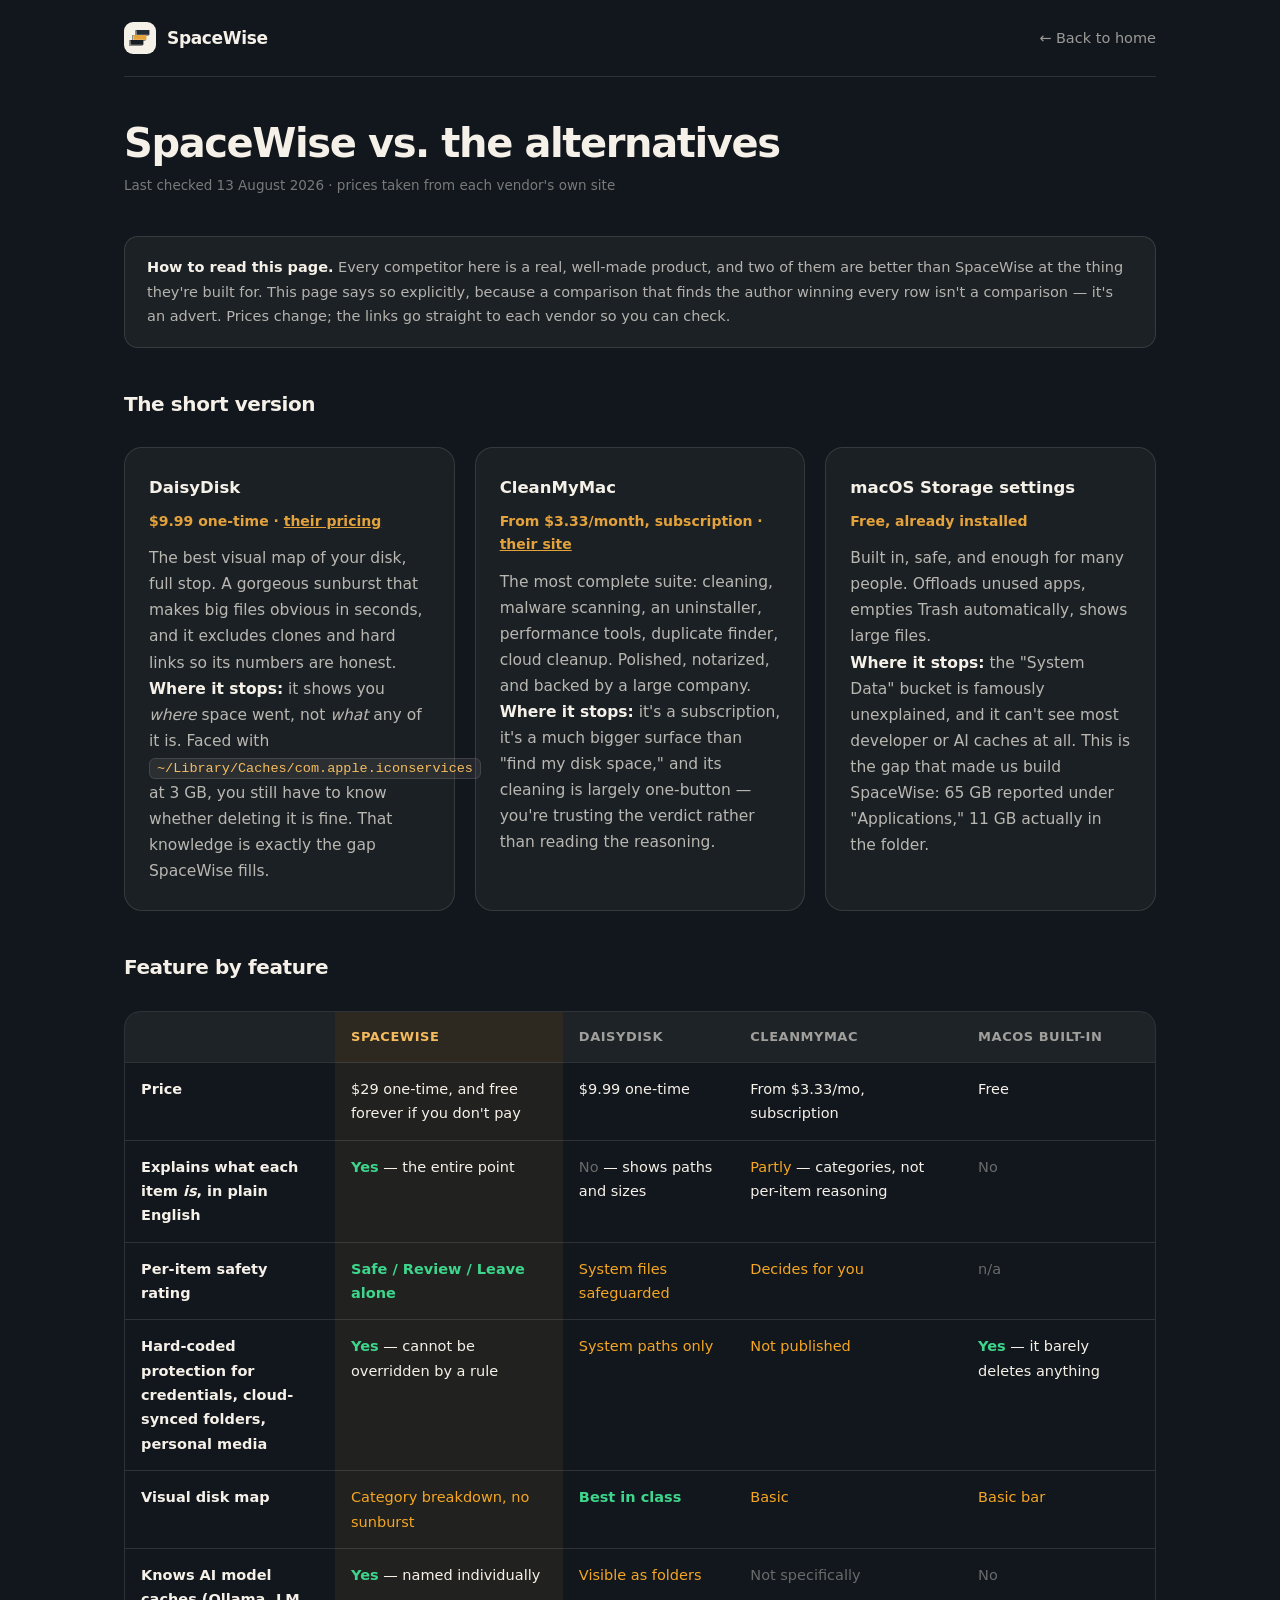
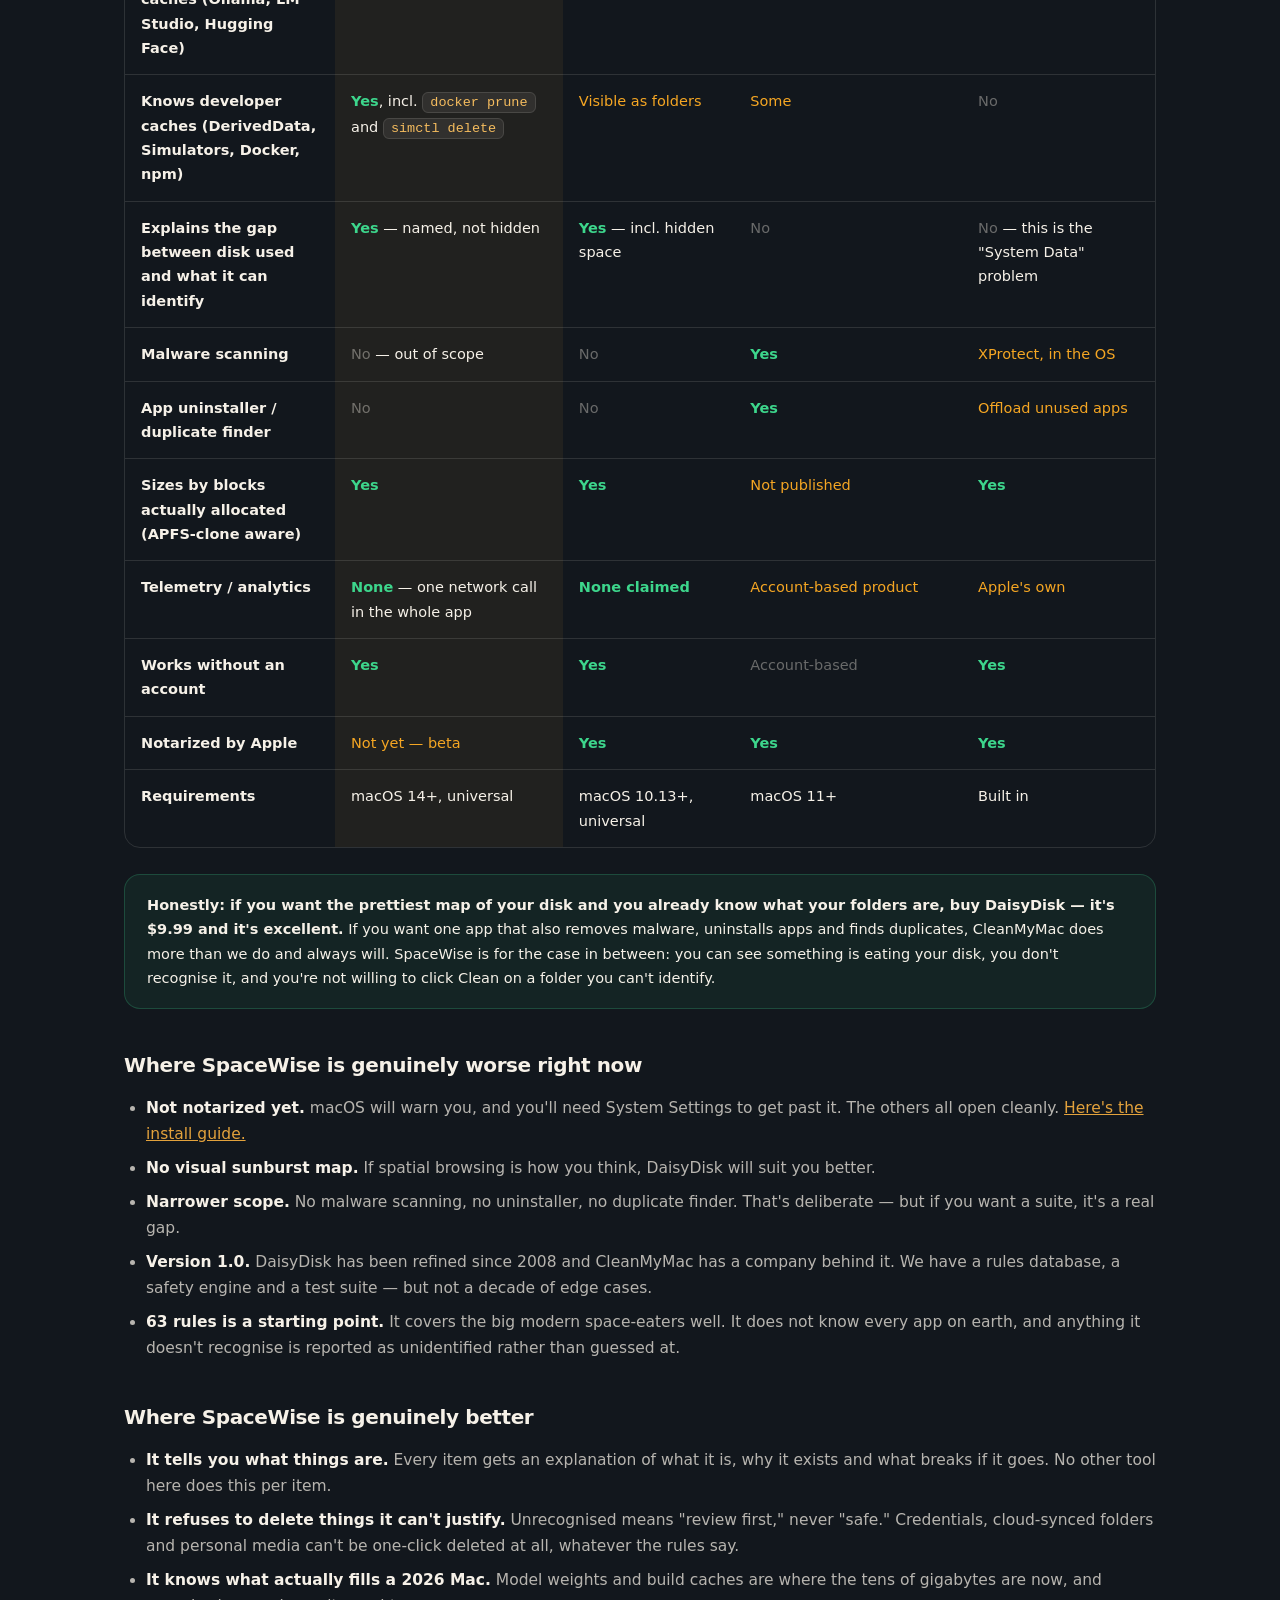
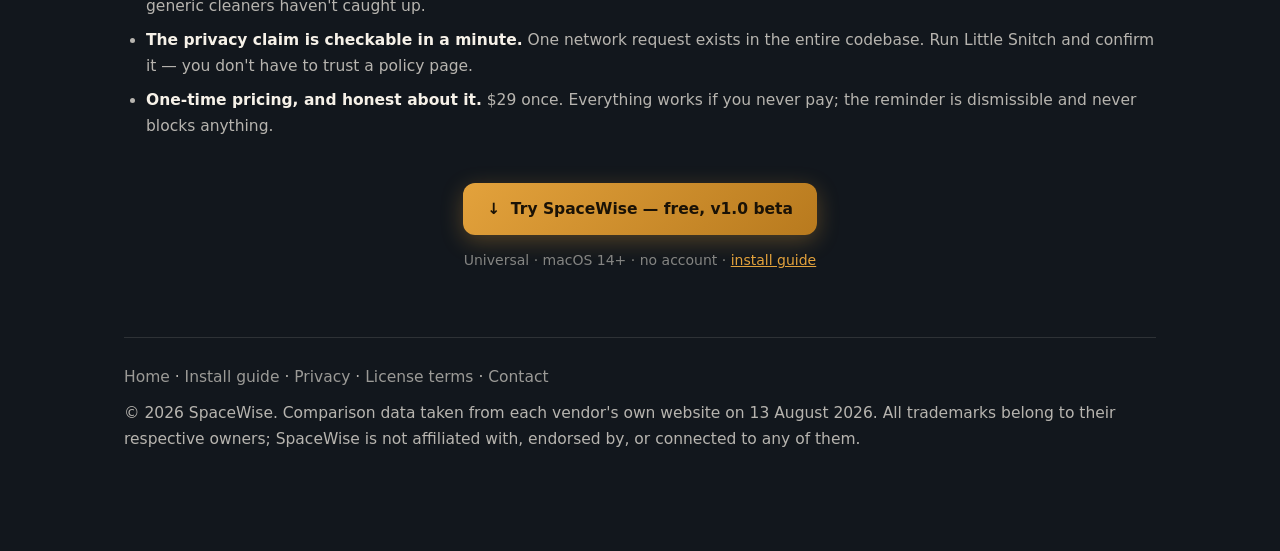
<file: compare.html>
<!DOCTYPE html>
<html lang="en">
<head>
<meta charset="UTF-8">
<meta name="viewport" content="width=device-width, initial-scale=1.0">
<title>SpaceWise vs CleanMyMac, DaisyDisk and macOS Storage — an honest comparison</title>
<meta name="description" content="How SpaceWise compares to CleanMyMac, DaisyDisk, OnyX and the storage tools built into macOS — including where the others are genuinely better.">
<link rel="canonical" href="https://crawler-ebic.github.io/spacewise-site/compare.html">
<meta property="og:title" content="SpaceWise vs CleanMyMac, DaisyDisk and macOS Storage">
<meta property="og:description" content="An honest comparison of Mac storage tools — including where the alternatives are better.">
<meta property="og:image" content="https://crawler-ebic.github.io/spacewise-site/og-image.png">
<meta name="twitter:card" content="summary_large_image">
<link rel="icon" href="data:image/svg+xml,<svg xmlns=%22http://www.w3.org/2000/svg%22 viewBox=%220 0 100 100%22><rect width=%22100%22 height=%22100%22 rx=%2222%22 fill=%22%23F6F1E8%22/><rect x=%2214%22 y=%2258%22 width=%2247%22 height=%2217%22 fill=%22%23171D24%22/><rect x=%2225%22 y=%2240%22 width=%2247%22 height=%2217%22 fill=%22%23E3A23C%22/><rect x=%2236%22 y=%2222%22 width=%2247%22 height=%2217%22 fill=%22%23232B36%22/></svg>">
<link rel="stylesheet" href="legal.css">
<style>
body{max-width:1080px}
.tablewrap{overflow-x:auto;margin:26px 0;border:1px solid var(--line);border-radius:16px}
table{border-collapse:collapse;width:100%;min-width:860px;font-size:14.5px}
th,td{text-align:left;padding:14px 16px;border-bottom:1px solid var(--line);vertical-align:top}
thead th{background:rgba(246,241,232,.05);font-size:13px;letter-spacing:.04em;text-transform:uppercase;
  color:rgba(246,241,232,.6);font-weight:640;position:sticky;top:0}
thead th:first-child{width:210px}
tbody tr:last-child td{border-bottom:none}
td.us{background:rgba(227,162,60,.07)}
th.us{background:rgba(227,162,60,.13);color:var(--coral-lit)}
.yes{color:#3DD68C;font-weight:640}
.no{color:rgba(246,241,232,.38)}
.part{color:#F5A623}
.rowlbl{color:var(--cream);font-weight:600}
.cards{display:grid;gap:20px;grid-template-columns:repeat(auto-fit,minmax(300px,1fr));margin:26px 0}
.vcard{padding:26px 24px;border-radius:18px;background:rgba(246,241,232,.04);border:1px solid var(--line)}
.vcard h3{margin-top:0;display:flex;align-items:center;gap:10px}
.vcard .price{font-size:14px;color:var(--coral);font-weight:620;margin-bottom:12px}
.verdict{border-radius:16px;padding:18px 22px;margin-top:14px;font-size:14.5px;
  background:rgba(61,214,140,.07);border:1px solid rgba(61,214,140,.22)}
.verdict strong{color:var(--cream)}
</style>
</head>
<body>

<header class="nav">
  <a href="/" class="brand">
    <span class="brand-mark"><svg viewBox="-7 -5 110 90" xmlns="http://www.w3.org/2000/svg"><rect x="-4" y="54" width="65" height="24" fill="none" stroke="#20242B" stroke-width="2.5"/><rect x="11" y="29" width="65" height="24" fill="none" stroke="#20242B" stroke-width="2.5"/><rect x="26" y="4" width="65" height="24" fill="none" stroke="#20242B" stroke-width="2.5"/><rect x="0" y="50" width="65" height="24" fill="#171D24"/><rect x="15" y="25" width="65" height="24" fill="#E3A23C"/><rect x="30" y="0" width="65" height="24" fill="#232B36"/></svg></span>
    SpaceWise
  </a>
  <a href="/">← Back to home</a>
</header>

<h1>SpaceWise vs. the alternatives</h1>
<p class="updated">Last checked 13 August 2026 · prices taken from each vendor's own site</p>

<div class="callout">
  <strong>How to read this page.</strong> Every competitor here is a real, well-made product, and two of them are better than SpaceWise at the thing they're built for. This page says so explicitly, because a comparison that finds the author winning every row isn't a comparison — it's an advert. Prices change; the links go straight to each vendor so you can check.
</div>

<h2>The short version</h2>

<div class="cards">
  <div class="vcard">
    <h3>DaisyDisk</h3>
    <div class="price">$9.99 one-time · <a href="https://daisydiskapp.com/support/pricing">their pricing</a></div>
    <p>The best visual map of your disk, full stop. A gorgeous sunburst that makes big files obvious in seconds, and it excludes clones and hard links so its numbers are honest.</p>
    <p><strong>Where it stops:</strong> it shows you <em>where</em> space went, not <em>what</em> any of it is. Faced with <code>~/Library/Caches/com.apple.iconservices</code> at 3 GB, you still have to know whether deleting it is fine. That knowledge is exactly the gap SpaceWise fills.</p>
  </div>
  <div class="vcard">
    <h3>CleanMyMac</h3>
    <div class="price">From $3.33/month, subscription · <a href="https://macpaw.com/cleanmymac">their site</a></div>
    <p>The most complete suite: cleaning, malware scanning, an uninstaller, performance tools, duplicate finder, cloud cleanup. Polished, notarized, and backed by a large company.</p>
    <p><strong>Where it stops:</strong> it's a subscription, it's a much bigger surface than "find my disk space," and its cleaning is largely one-button — you're trusting the verdict rather than reading the reasoning.</p>
  </div>
  <div class="vcard">
    <h3>macOS Storage settings</h3>
    <div class="price">Free, already installed</div>
    <p>Built in, safe, and enough for many people. Offloads unused apps, empties Trash automatically, shows large files.</p>
    <p><strong>Where it stops:</strong> the "System Data" bucket is famously unexplained, and it can't see most developer or AI caches at all. This is the gap that made us build SpaceWise: 65 GB reported under "Applications," 11 GB actually in the folder.</p>
  </div>
</div>

<h2>Feature by feature</h2>

<div class="tablewrap">
<table>
  <thead>
    <tr>
      <th>&nbsp;</th>
      <th class="us">SpaceWise</th>
      <th>DaisyDisk</th>
      <th>CleanMyMac</th>
      <th>macOS built-in</th>
    </tr>
  </thead>
  <tbody>
    <tr>
      <td class="rowlbl">Price</td>
      <td class="us">$29 one-time, and free forever if you don't pay</td>
      <td>$9.99 one-time</td>
      <td>From $3.33/mo, subscription</td>
      <td>Free</td>
    </tr>
    <tr>
      <td class="rowlbl">Explains what each item <em>is</em>, in plain English</td>
      <td class="us"><span class="yes">Yes</span> — the entire point</td>
      <td><span class="no">No</span> — shows paths and sizes</td>
      <td><span class="part">Partly</span> — categories, not per-item reasoning</td>
      <td><span class="no">No</span></td>
    </tr>
    <tr>
      <td class="rowlbl">Per-item safety rating</td>
      <td class="us"><span class="yes">Safe / Review / Leave alone</span></td>
      <td><span class="part">System files safeguarded</span></td>
      <td><span class="part">Decides for you</span></td>
      <td><span class="no">n/a</span></td>
    </tr>
    <tr>
      <td class="rowlbl">Hard-coded protection for credentials, cloud-synced folders, personal media</td>
      <td class="us"><span class="yes">Yes</span> — cannot be overridden by a rule</td>
      <td><span class="part">System paths only</span></td>
      <td><span class="part">Not published</span></td>
      <td><span class="yes">Yes</span> — it barely deletes anything</td>
    </tr>
    <tr>
      <td class="rowlbl">Visual disk map</td>
      <td class="us"><span class="part">Category breakdown, no sunburst</span></td>
      <td><span class="yes">Best in class</span></td>
      <td><span class="part">Basic</span></td>
      <td><span class="part">Basic bar</span></td>
    </tr>
    <tr>
      <td class="rowlbl">Knows AI model caches (Ollama, LM Studio, Hugging Face)</td>
      <td class="us"><span class="yes">Yes</span> — named individually</td>
      <td><span class="part">Visible as folders</span></td>
      <td><span class="no">Not specifically</span></td>
      <td><span class="no">No</span></td>
    </tr>
    <tr>
      <td class="rowlbl">Knows developer caches (DerivedData, Simulators, Docker, npm)</td>
      <td class="us"><span class="yes">Yes</span>, incl. <code>docker prune</code> and <code>simctl delete</code></td>
      <td><span class="part">Visible as folders</span></td>
      <td><span class="part">Some</span></td>
      <td><span class="no">No</span></td>
    </tr>
    <tr>
      <td class="rowlbl">Explains the gap between disk used and what it can identify</td>
      <td class="us"><span class="yes">Yes</span> — named, not hidden</td>
      <td><span class="yes">Yes</span> — incl. hidden space</td>
      <td><span class="no">No</span></td>
      <td><span class="no">No</span> — this is the "System Data" problem</td>
    </tr>
    <tr>
      <td class="rowlbl">Malware scanning</td>
      <td class="us"><span class="no">No</span> — out of scope</td>
      <td><span class="no">No</span></td>
      <td><span class="yes">Yes</span></td>
      <td><span class="part">XProtect, in the OS</span></td>
    </tr>
    <tr>
      <td class="rowlbl">App uninstaller / duplicate finder</td>
      <td class="us"><span class="no">No</span></td>
      <td><span class="no">No</span></td>
      <td><span class="yes">Yes</span></td>
      <td><span class="part">Offload unused apps</span></td>
    </tr>
    <tr>
      <td class="rowlbl">Sizes by blocks actually allocated (APFS-clone aware)</td>
      <td class="us"><span class="yes">Yes</span></td>
      <td><span class="yes">Yes</span></td>
      <td><span class="part">Not published</span></td>
      <td><span class="yes">Yes</span></td>
    </tr>
    <tr>
      <td class="rowlbl">Telemetry / analytics</td>
      <td class="us"><span class="yes">None</span> — one network call in the whole app</td>
      <td><span class="yes">None claimed</span></td>
      <td><span class="part">Account-based product</span></td>
      <td><span class="part">Apple's own</span></td>
    </tr>
    <tr>
      <td class="rowlbl">Works without an account</td>
      <td class="us"><span class="yes">Yes</span></td>
      <td><span class="yes">Yes</span></td>
      <td><span class="no">Account-based</span></td>
      <td><span class="yes">Yes</span></td>
    </tr>
    <tr>
      <td class="rowlbl">Notarized by Apple</td>
      <td class="us"><span class="part">Not yet — beta</span></td>
      <td><span class="yes">Yes</span></td>
      <td><span class="yes">Yes</span></td>
      <td><span class="yes">Yes</span></td>
    </tr>
    <tr>
      <td class="rowlbl">Requirements</td>
      <td class="us">macOS 14+, universal</td>
      <td>macOS 10.13+, universal</td>
      <td>macOS 11+</td>
      <td>Built in</td>
    </tr>
  </tbody>
</table>
</div>

<div class="verdict">
  <strong>Honestly: if you want the prettiest map of your disk and you already know what your folders are, buy DaisyDisk — it's $9.99 and it's excellent.</strong> If you want one app that also removes malware, uninstalls apps and finds duplicates, CleanMyMac does more than we do and always will. SpaceWise is for the case in between: you can see something is eating your disk, you don't recognise it, and you're not willing to click Clean on a folder you can't identify.
</div>

<h2>Where SpaceWise is genuinely worse right now</h2>
<ul>
  <li><strong>Not notarized yet.</strong> macOS will warn you, and you'll need System Settings to get past it. The others all open cleanly. <a href="install.html">Here's the install guide.</a></li>
  <li><strong>No visual sunburst map.</strong> If spatial browsing is how you think, DaisyDisk will suit you better.</li>
  <li><strong>Narrower scope.</strong> No malware scanning, no uninstaller, no duplicate finder. That's deliberate — but if you want a suite, it's a real gap.</li>
  <li><strong>Version 1.0.</strong> DaisyDisk has been refined since 2008 and CleanMyMac has a company behind it. We have a rules database, a safety engine and a test suite — but not a decade of edge cases.</li>
  <li><strong>63 rules is a starting point.</strong> It covers the big modern space-eaters well. It does not know every app on earth, and anything it doesn't recognise is reported as unidentified rather than guessed at.</li>
</ul>

<h2>Where SpaceWise is genuinely better</h2>
<ul>
  <li><strong>It tells you what things are.</strong> Every item gets an explanation of what it is, why it exists and what breaks if it goes. No other tool here does this per item.</li>
  <li><strong>It refuses to delete things it can't justify.</strong> Unrecognised means "review first," never "safe." Credentials, cloud-synced folders and personal media can't be one-click deleted at all, whatever the rules say.</li>
  <li><strong>It knows what actually fills a 2026 Mac.</strong> Model weights and build caches are where the tens of gigabytes are now, and generic cleaners haven't caught up.</li>
  <li><strong>The privacy claim is checkable in a minute.</strong> One network request exists in the entire codebase. Run Little Snitch and confirm it — you don't have to trust a policy page.</li>
  <li><strong>One-time pricing, and honest about it.</strong> $29 once. Everything works if you never pay; the reminder is dismissible and never blocks anything.</li>
</ul>

<div style="margin:44px 0 10px;text-align:center">
  <a class="btn" href="https://github.com/crawler-ebic/spacewise-site/releases/download/v1.0-beta/SpaceWise-1.0-beta.dmg">↓&nbsp; Try SpaceWise — free, v1.0 beta</a>
  <p style="margin-top:14px;font-size:14px;color:rgba(246,241,232,.5)">Universal · macOS 14+ · no account · <a href="install.html">install guide</a></p>
</div>

<footer>
  <p><a href="/">Home</a> · <a href="install.html">Install guide</a> · <a href="privacy.html">Privacy</a> · <a href="eula.html">License terms</a> · <a href="mailto:asamy0754@gmail.com">Contact</a></p>
  <p style="margin-top:10px">© 2026 SpaceWise. Comparison data taken from each vendor's own website on 13 August 2026. All trademarks belong to their respective owners; SpaceWise is not affiliated with, endorsed by, or connected to any of them.</p>
</footer>

</body>
</html>
</file>
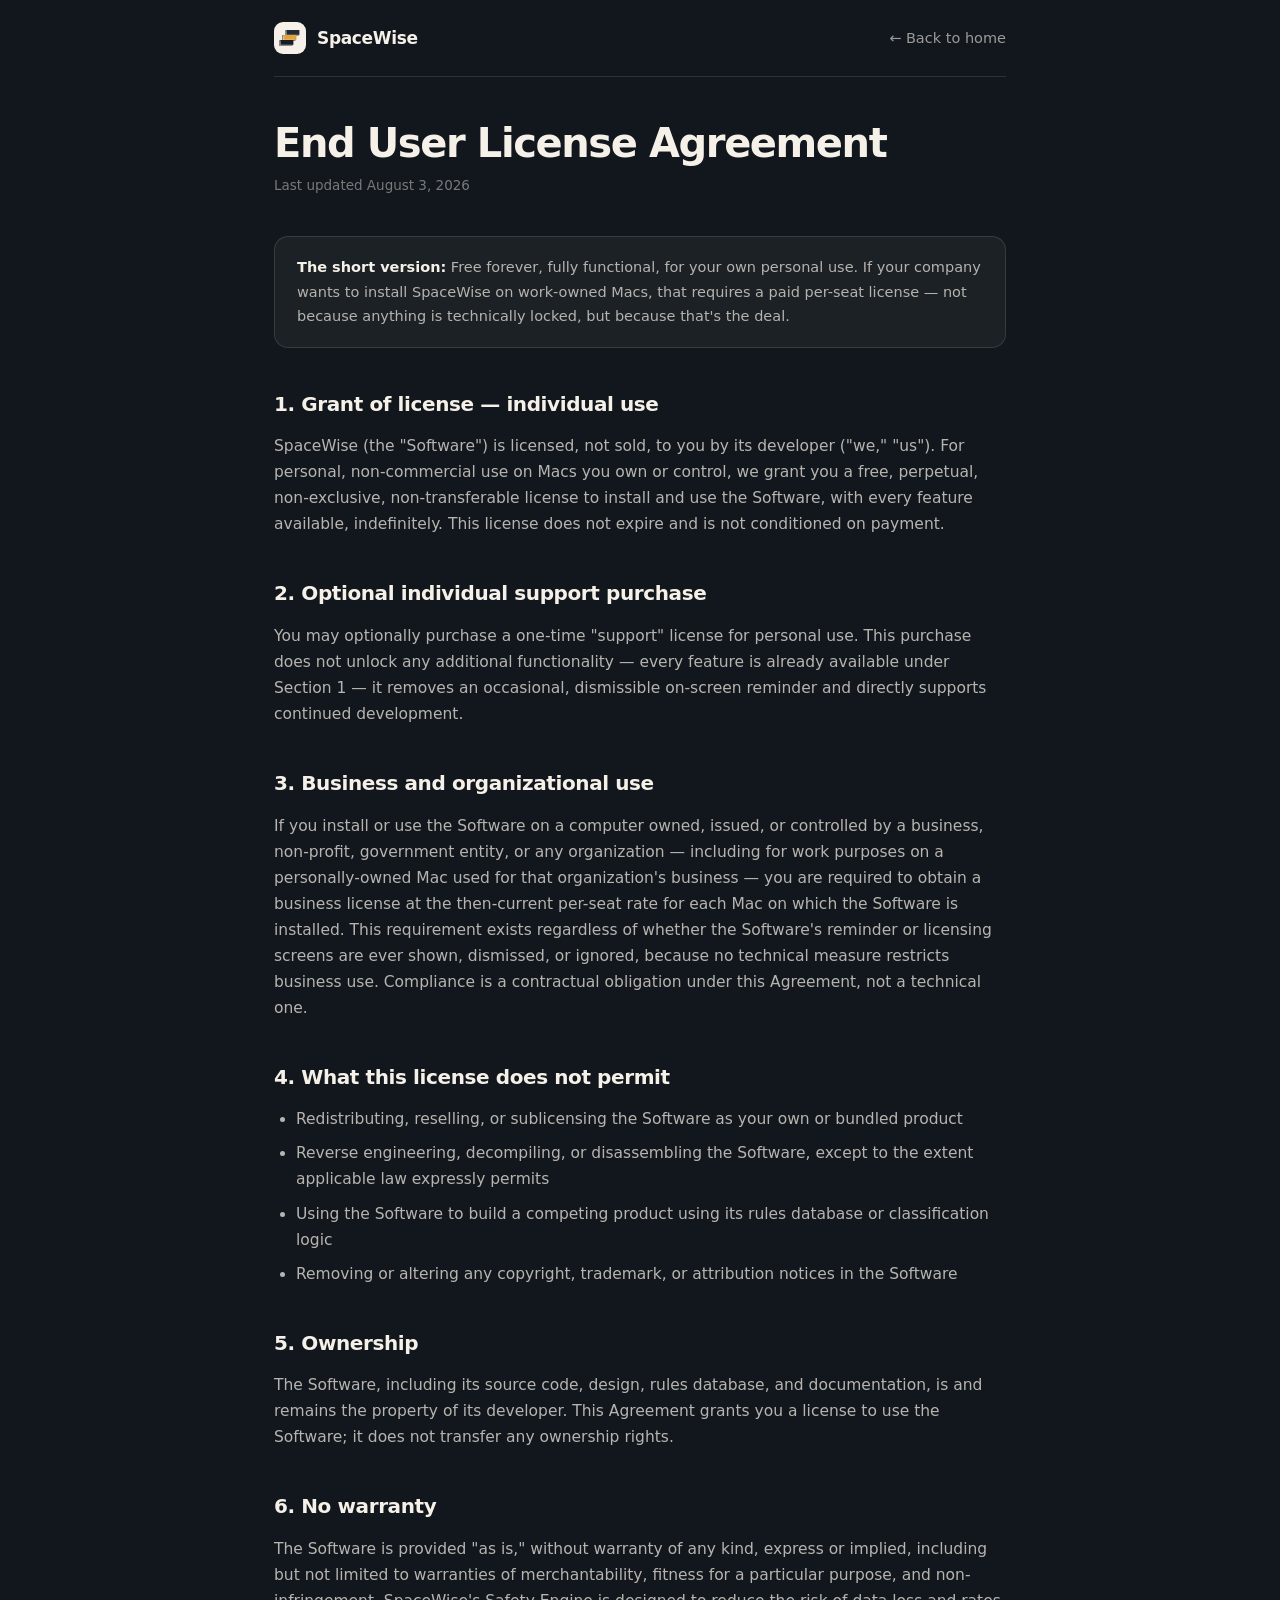
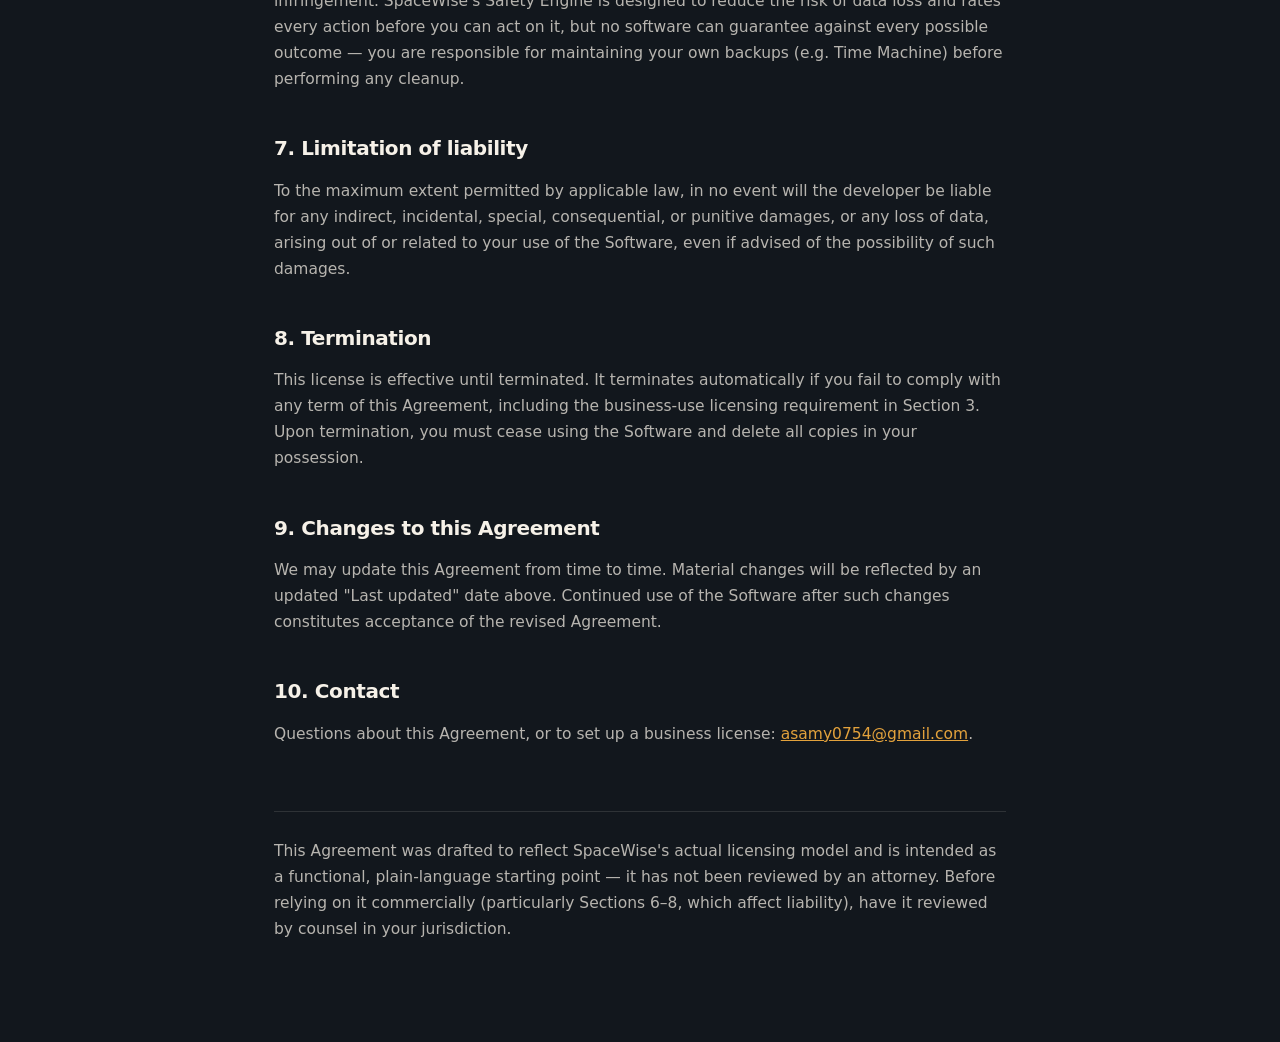
<file: eula.html>
<!DOCTYPE html>
<html lang="en">
<head>
<meta charset="UTF-8">
<meta name="viewport" content="width=device-width, initial-scale=1.0">
<title>End User License Agreement — SpaceWise</title>
<link rel="stylesheet" href="legal.css">
</head>
<body>
<header class="nav">
  <a href="index.html" class="brand">
    <span class="brand-mark"><svg viewBox="-7 -5 110 90" xmlns="http://www.w3.org/2000/svg"><rect x="-4" y="54" width="65" height="24" fill="none" stroke="#20242B" stroke-width="2.5"/><rect x="11" y="29" width="65" height="24" fill="none" stroke="#20242B" stroke-width="2.5"/><rect x="26" y="4" width="65" height="24" fill="none" stroke="#20242B" stroke-width="2.5"/><rect x="0" y="50" width="65" height="24" fill="#171D24"/><rect x="15" y="25" width="65" height="24" fill="#E3A23C"/><rect x="30" y="0" width="65" height="24" fill="#232B36"/></svg></span>
    SpaceWise
  </a>
  <a href="index.html">&larr; Back to home</a>
</header>

<h1>End User License Agreement</h1>
<p class="updated">Last updated August 3, 2026</p>

<div class="callout"><strong>The short version:</strong> Free forever, fully functional, for your own personal use. If your company wants to install SpaceWise on work-owned Macs, that requires a paid per-seat license — not because anything is technically locked, but because that's the deal.</div>

<h2>1. Grant of license — individual use</h2>
<p>SpaceWise (the "Software") is licensed, not sold, to you by its developer ("we," "us"). For personal, non-commercial use on Macs you own or control, we grant you a free, perpetual, non-exclusive, non-transferable license to install and use the Software, with every feature available, indefinitely. This license does not expire and is not conditioned on payment.</p>

<h2>2. Optional individual support purchase</h2>
<p>You may optionally purchase a one-time "support" license for personal use. This purchase does not unlock any additional functionality — every feature is already available under Section 1 — it removes an occasional, dismissible on-screen reminder and directly supports continued development.</p>

<h2>3. Business and organizational use</h2>
<p>If you install or use the Software on a computer owned, issued, or controlled by a business, non-profit, government entity, or any organization — including for work purposes on a personally-owned Mac used for that organization's business — you are required to obtain a business license at the then-current per-seat rate for each Mac on which the Software is installed. This requirement exists regardless of whether the Software's reminder or licensing screens are ever shown, dismissed, or ignored, because no technical measure restricts business use. Compliance is a contractual obligation under this Agreement, not a technical one.</p>

<h2>4. What this license does not permit</h2>
<ul>
  <li>Redistributing, reselling, or sublicensing the Software as your own or bundled product</li>
  <li>Reverse engineering, decompiling, or disassembling the Software, except to the extent applicable law expressly permits</li>
  <li>Using the Software to build a competing product using its rules database or classification logic</li>
  <li>Removing or altering any copyright, trademark, or attribution notices in the Software</li>
</ul>

<h2>5. Ownership</h2>
<p>The Software, including its source code, design, rules database, and documentation, is and remains the property of its developer. This Agreement grants you a license to use the Software; it does not transfer any ownership rights.</p>

<h2>6. No warranty</h2>
<p>The Software is provided "as is," without warranty of any kind, express or implied, including but not limited to warranties of merchantability, fitness for a particular purpose, and non-infringement. SpaceWise's Safety Engine is designed to reduce the risk of data loss and rates every action before you can act on it, but no software can guarantee against every possible outcome — you are responsible for maintaining your own backups (e.g. Time Machine) before performing any cleanup.</p>

<h2>7. Limitation of liability</h2>
<p>To the maximum extent permitted by applicable law, in no event will the developer be liable for any indirect, incidental, special, consequential, or punitive damages, or any loss of data, arising out of or related to your use of the Software, even if advised of the possibility of such damages.</p>

<h2>8. Termination</h2>
<p>This license is effective until terminated. It terminates automatically if you fail to comply with any term of this Agreement, including the business-use licensing requirement in Section 3. Upon termination, you must cease using the Software and delete all copies in your possession.</p>

<h2>9. Changes to this Agreement</h2>
<p>We may update this Agreement from time to time. Material changes will be reflected by an updated "Last updated" date above. Continued use of the Software after such changes constitutes acceptance of the revised Agreement.</p>

<h2>10. Contact</h2>
<p>Questions about this Agreement, or to set up a business license: <a href="mailto:asamy0754@gmail.com">asamy0754@gmail.com</a>.</p>

<footer>
  <p>This Agreement was drafted to reflect SpaceWise's actual licensing model and is intended as a functional, plain-language starting point — it has not been reviewed by an attorney. Before relying on it commercially (particularly Sections 6–8, which affect liability), have it reviewed by counsel in your jurisdiction.</p>
</footer>
</body>
</html>
</file>
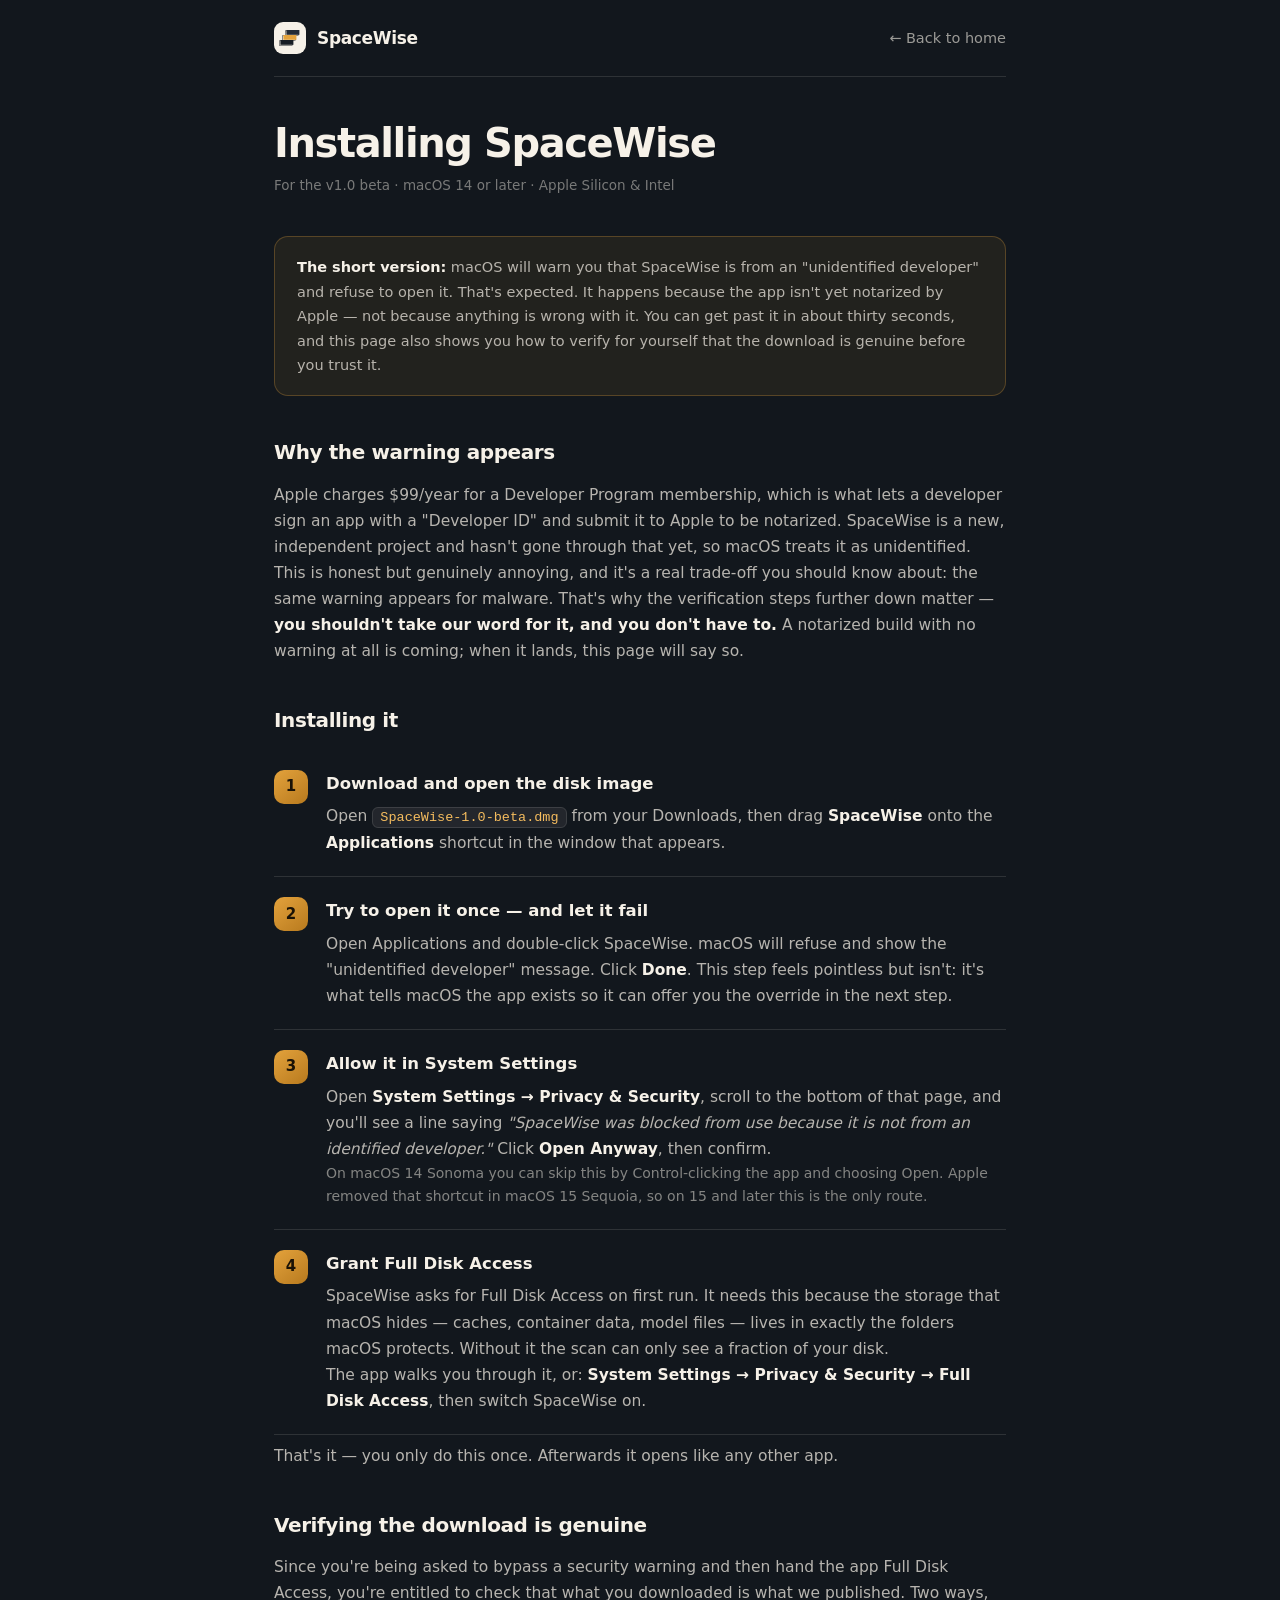
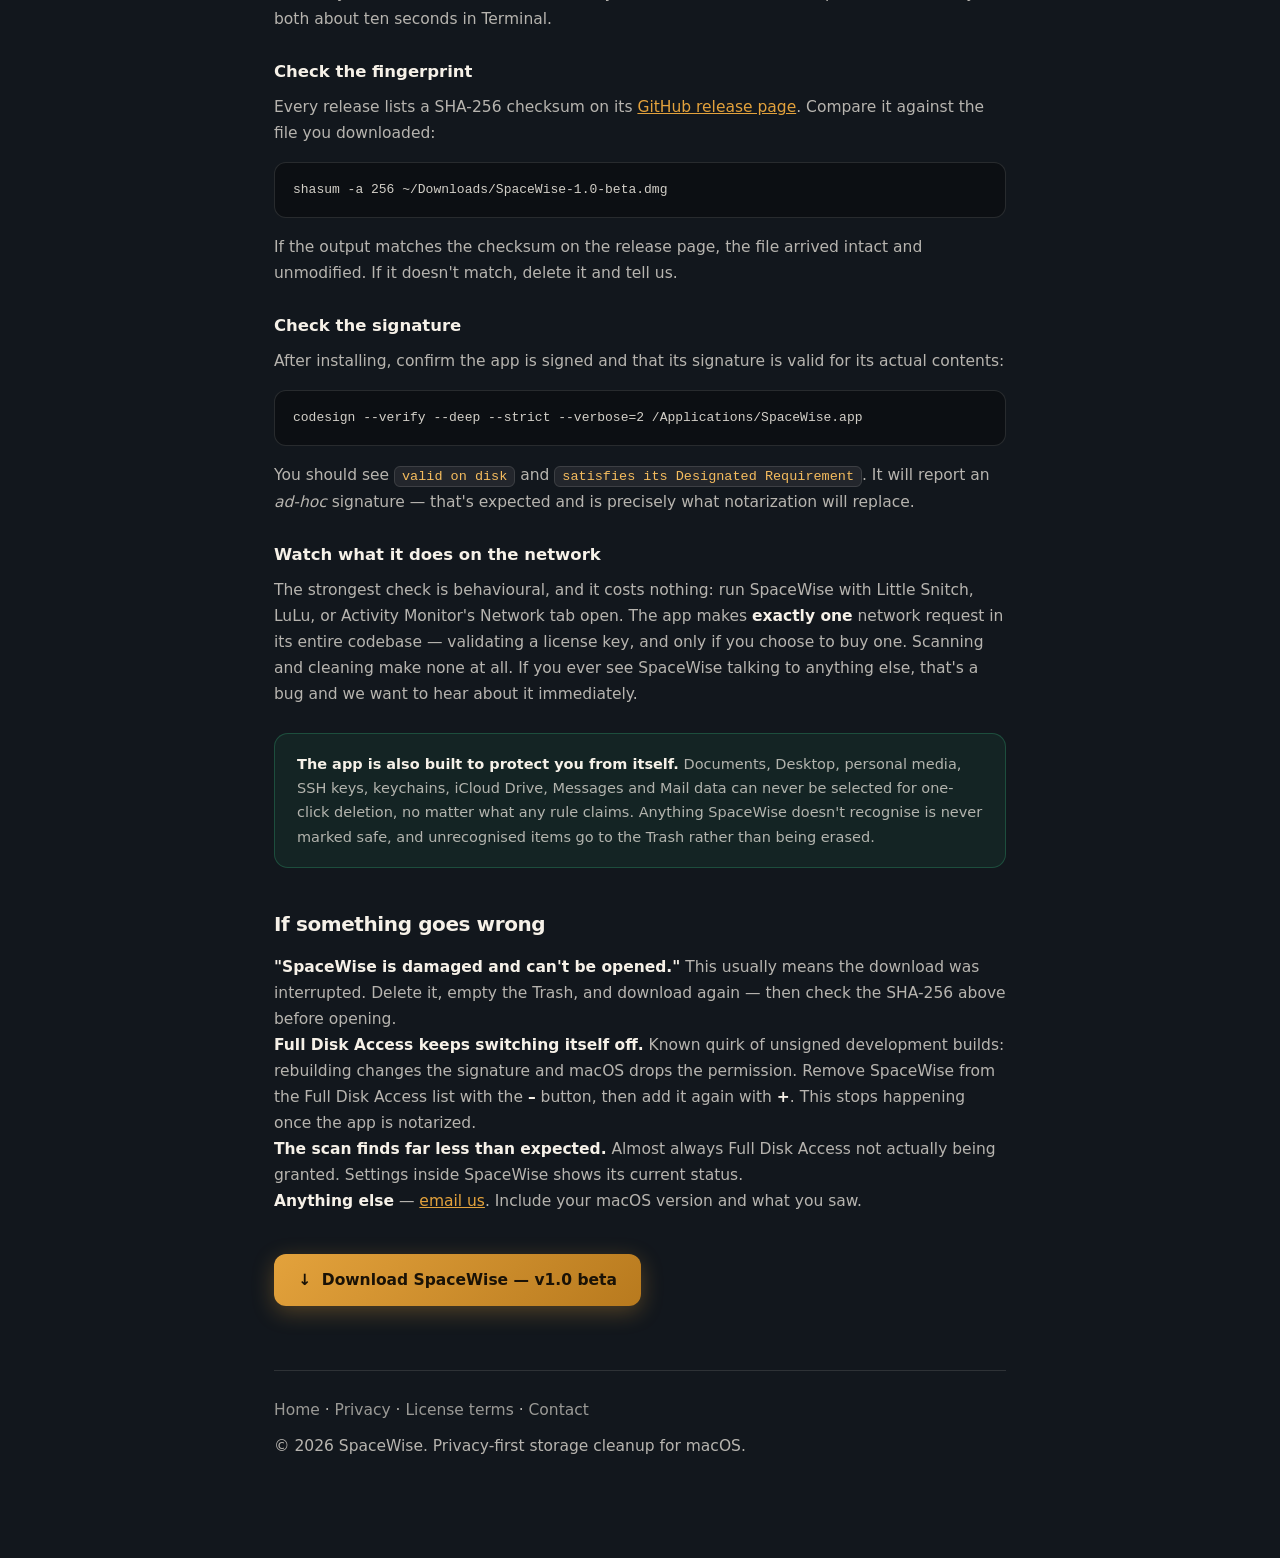
<file: install.html>
<!DOCTYPE html>
<html lang="en">
<head>
<meta charset="UTF-8">
<meta name="viewport" content="width=device-width, initial-scale=1.0">
<title>Installing SpaceWise — why macOS shows a warning, and what to do</title>
<meta name="description" content="Step-by-step instructions for installing the SpaceWise beta on macOS, why Gatekeeper shows an 'unidentified developer' warning, and how to verify the download is authentic.">
<meta name="robots" content="index, follow">
<link rel="icon" href="data:image/svg+xml,<svg xmlns=%22http://www.w3.org/2000/svg%22 viewBox=%220 0 100 100%22><rect width=%22100%22 height=%22100%22 rx=%2222%22 fill=%22%23F6F1E8%22/><rect x=%2214%22 y=%2258%22 width=%2247%22 height=%2217%22 fill=%22%23171D24%22/><rect x=%2225%22 y=%2240%22 width=%2247%22 height=%2217%22 fill=%22%23E3A23C%22/><rect x=%2236%22 y=%2222%22 width=%2247%22 height=%2217%22 fill=%22%23232B36%22/></svg>">
<link rel="stylesheet" href="legal.css">
</head>
<body>

<header class="nav">
  <a href="/" class="brand">
    <span class="brand-mark"><svg viewBox="-7 -5 110 90"><rect x="-4" y="54" width="65" height="24" fill="none" stroke="#20242B" stroke-width="2.5"/><rect x="11" y="29" width="65" height="24" fill="none" stroke="#20242B" stroke-width="2.5"/><rect x="26" y="4" width="65" height="24" fill="none" stroke="#20242B" stroke-width="2.5"/><rect x="0" y="50" width="65" height="24" fill="#171D24"/><rect x="15" y="25" width="65" height="24" fill="#E3A23C"/><rect x="30" y="0" width="65" height="24" fill="#232B36"/></svg></span>
    SpaceWise
  </a>
  <a href="/">← Back to home</a>
</header>

<h1>Installing SpaceWise</h1>
<p class="updated">For the v1.0 beta · macOS 14 or later · Apple Silicon &amp; Intel</p>

<div class="callout warn">
  <strong>The short version:</strong> macOS will warn you that SpaceWise is from an "unidentified developer" and refuse to open it. That's expected. It happens because the app isn't yet notarized by Apple — not because anything is wrong with it. You can get past it in about thirty seconds, and this page also shows you how to verify for yourself that the download is genuine before you trust it.
</div>

<h2>Why the warning appears</h2>
<p>Apple charges $99/year for a Developer Program membership, which is what lets a developer sign an app with a "Developer ID" and submit it to Apple to be notarized. SpaceWise is a new, independent project and hasn't gone through that yet, so macOS treats it as unidentified.</p>
<p>This is honest but genuinely annoying, and it's a real trade-off you should know about: the same warning appears for malware. That's why the verification steps further down matter — <strong>you shouldn't take our word for it, and you don't have to.</strong> A notarized build with no warning at all is coming; when it lands, this page will say so.</p>

<h2>Installing it</h2>

<div class="step">
  <span class="n">1</span>
  <h3>Download and open the disk image</h3>
  <p>Open <code>SpaceWise-1.0-beta.dmg</code> from your Downloads, then drag <strong>SpaceWise</strong> onto the <strong>Applications</strong> shortcut in the window that appears.</p>
</div>

<div class="step">
  <span class="n">2</span>
  <h3>Try to open it once — and let it fail</h3>
  <p>Open Applications and double-click SpaceWise. macOS will refuse and show the "unidentified developer" message. Click <strong>Done</strong>. This step feels pointless but isn't: it's what tells macOS the app exists so it can offer you the override in the next step.</p>
</div>

<div class="step">
  <span class="n">3</span>
  <h3>Allow it in System Settings</h3>
  <p>Open <strong>System Settings → Privacy &amp; Security</strong>, scroll to the bottom of that page, and you'll see a line saying <em>"SpaceWise was blocked from use because it is not from an identified developer."</em> Click <strong>Open Anyway</strong>, then confirm.</p>
  <p style="color:rgba(246,241,232,.5);font-size:14px">On macOS 14 Sonoma you can skip this by Control-clicking the app and choosing Open. Apple removed that shortcut in macOS 15 Sequoia, so on 15 and later this is the only route.</p>
</div>

<div class="step">
  <span class="n">4</span>
  <h3>Grant Full Disk Access</h3>
  <p>SpaceWise asks for Full Disk Access on first run. It needs this because the storage that macOS hides — caches, container data, model files — lives in exactly the folders macOS protects. Without it the scan can only see a fraction of your disk.</p>
  <p>The app walks you through it, or: <strong>System Settings → Privacy &amp; Security → Full Disk Access</strong>, then switch SpaceWise on.</p>
</div>

<p style="margin-top:8px">That's it — you only do this once. Afterwards it opens like any other app.</p>

<h2>Verifying the download is genuine</h2>
<p>Since you're being asked to bypass a security warning and then hand the app Full Disk Access, you're entitled to check that what you downloaded is what we published. Two ways, both about ten seconds in Terminal.</p>

<h3>Check the fingerprint</h3>
<p>Every release lists a SHA-256 checksum on its <a href="https://github.com/crawler-ebic/spacewise-site/releases/tag/v1.0-beta">GitHub release page</a>. Compare it against the file you downloaded:</p>
<pre><code>shasum -a 256 ~/Downloads/SpaceWise-1.0-beta.dmg</code></pre>
<p>If the output matches the checksum on the release page, the file arrived intact and unmodified. If it doesn't match, delete it and tell us.</p>

<h3>Check the signature</h3>
<p>After installing, confirm the app is signed and that its signature is valid for its actual contents:</p>
<pre><code>codesign --verify --deep --strict --verbose=2 /Applications/SpaceWise.app</code></pre>
<p>You should see <code>valid on disk</code> and <code>satisfies its Designated Requirement</code>. It will report an <em>ad-hoc</em> signature — that's expected and is precisely what notarization will replace.</p>

<h3>Watch what it does on the network</h3>
<p>The strongest check is behavioural, and it costs nothing: run SpaceWise with Little Snitch, LuLu, or Activity Monitor's Network tab open. The app makes <strong>exactly one</strong> network request in its entire codebase — validating a license key, and only if you choose to buy one. Scanning and cleaning make none at all. If you ever see SpaceWise talking to anything else, that's a bug and we want to hear about it immediately.</p>

<div class="callout good">
  <strong>The app is also built to protect you from itself.</strong> Documents, Desktop, personal media, SSH keys, keychains, iCloud Drive, Messages and Mail data can never be selected for one-click deletion, no matter what any rule claims. Anything SpaceWise doesn't recognise is never marked safe, and unrecognised items go to the Trash rather than being erased.
</div>

<h2>If something goes wrong</h2>
<p><strong>"SpaceWise is damaged and can't be opened."</strong> This usually means the download was interrupted. Delete it, empty the Trash, and download again — then check the SHA-256 above before opening.</p>
<p><strong>Full Disk Access keeps switching itself off.</strong> Known quirk of unsigned development builds: rebuilding changes the signature and macOS drops the permission. Remove SpaceWise from the Full Disk Access list with the <strong>–</strong> button, then add it again with <strong>+</strong>. This stops happening once the app is notarized.</p>
<p><strong>The scan finds far less than expected.</strong> Almost always Full Disk Access not actually being granted. Settings inside SpaceWise shows its current status.</p>
<p><strong>Anything else</strong> — <a href="mailto:asamy0754@gmail.com?subject=SpaceWise%20install%20problem">email us</a>. Include your macOS version and what you saw.</p>

<div style="margin:40px 0 10px">
  <a class="btn" href="https://github.com/crawler-ebic/spacewise-site/releases/download/v1.0-beta/SpaceWise-1.0-beta.dmg">↓&nbsp; Download SpaceWise — v1.0 beta</a>
</div>

<footer>
  <p><a href="/">Home</a> · <a href="privacy.html">Privacy</a> · <a href="eula.html">License terms</a> · <a href="mailto:asamy0754@gmail.com">Contact</a></p>
  <p style="margin-top:10px">© 2026 SpaceWise. Privacy-first storage cleanup for macOS.</p>
</footer>

</body>
</html>
</file>
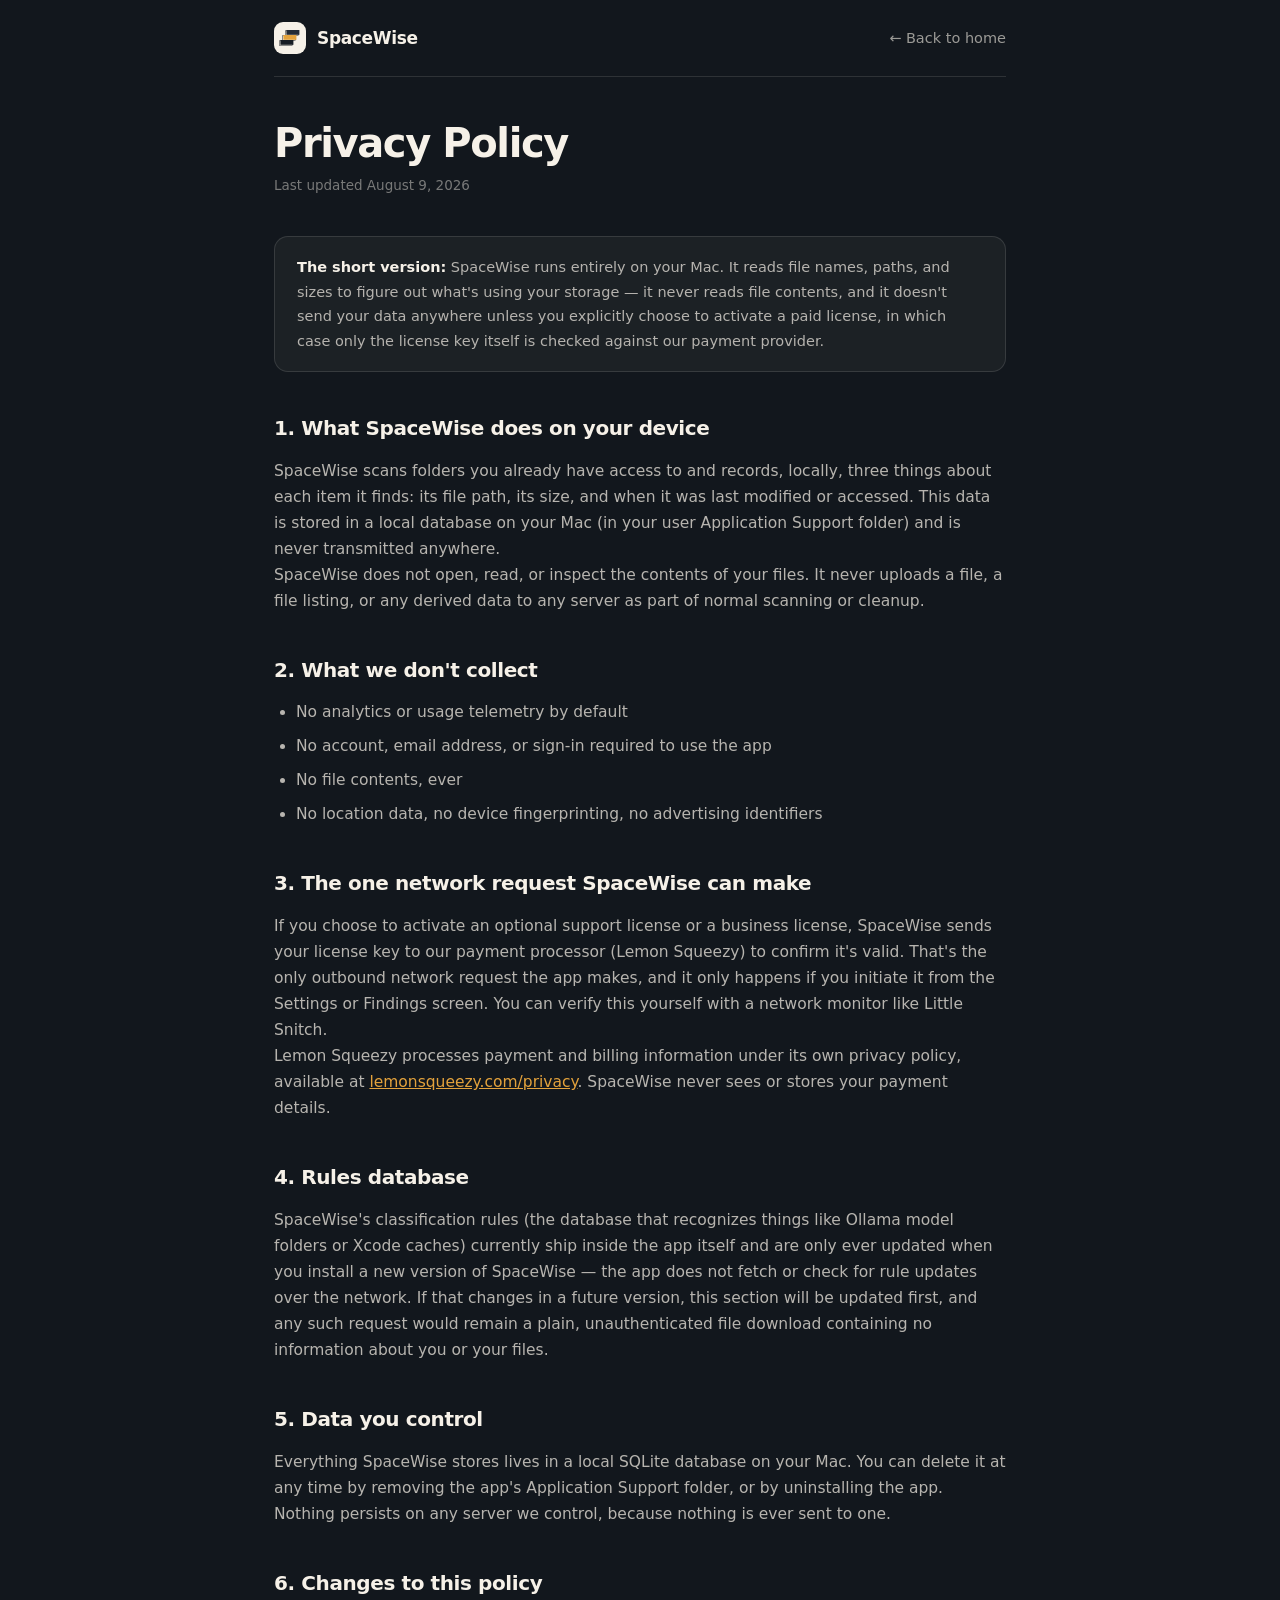
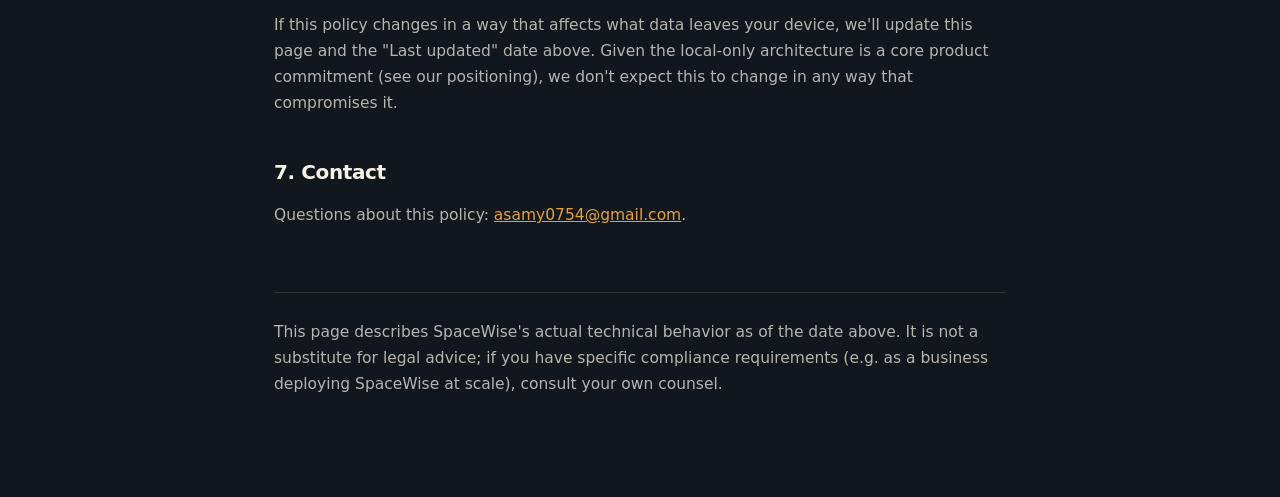
<file: privacy.html>
<!DOCTYPE html>
<html lang="en">
<head>
<meta charset="UTF-8">
<meta name="viewport" content="width=device-width, initial-scale=1.0">
<title>Privacy Policy — SpaceWise</title>
<link rel="stylesheet" href="legal.css">
</head>
<body>
<header class="nav">
  <a href="index.html" class="brand">
    <span class="brand-mark"><svg viewBox="-7 -5 110 90" xmlns="http://www.w3.org/2000/svg"><rect x="-4" y="54" width="65" height="24" fill="none" stroke="#20242B" stroke-width="2.5"/><rect x="11" y="29" width="65" height="24" fill="none" stroke="#20242B" stroke-width="2.5"/><rect x="26" y="4" width="65" height="24" fill="none" stroke="#20242B" stroke-width="2.5"/><rect x="0" y="50" width="65" height="24" fill="#171D24"/><rect x="15" y="25" width="65" height="24" fill="#E3A23C"/><rect x="30" y="0" width="65" height="24" fill="#232B36"/></svg></span>
    SpaceWise
  </a>
  <a href="index.html">&larr; Back to home</a>
</header>

<h1>Privacy Policy</h1>
<p class="updated">Last updated August 9, 2026</p>

<div class="callout"><strong>The short version:</strong> SpaceWise runs entirely on your Mac. It reads file names, paths, and sizes to figure out what's using your storage — it never reads file contents, and it doesn't send your data anywhere unless you explicitly choose to activate a paid license, in which case only the license key itself is checked against our payment provider.</div>

<h2>1. What SpaceWise does on your device</h2>
<p>SpaceWise scans folders you already have access to and records, locally, three things about each item it finds: its file path, its size, and when it was last modified or accessed. This data is stored in a local database on your Mac (in your user Application Support folder) and is never transmitted anywhere.</p>
<p>SpaceWise does not open, read, or inspect the contents of your files. It never uploads a file, a file listing, or any derived data to any server as part of normal scanning or cleanup.</p>

<h2>2. What we don't collect</h2>
<ul>
  <li>No analytics or usage telemetry by default</li>
  <li>No account, email address, or sign-in required to use the app</li>
  <li>No file contents, ever</li>
  <li>No location data, no device fingerprinting, no advertising identifiers</li>
</ul>

<h2>3. The one network request SpaceWise can make</h2>
<p>If you choose to activate an optional support license or a business license, SpaceWise sends your license key to our payment processor (Lemon Squeezy) to confirm it's valid. That's the only outbound network request the app makes, and it only happens if you initiate it from the Settings or Findings screen. You can verify this yourself with a network monitor like Little Snitch.</p>
<p>Lemon Squeezy processes payment and billing information under its own privacy policy, available at <a href="https://www.lemonsqueezy.com/privacy" target="_blank" rel="noopener">lemonsqueezy.com/privacy</a>. SpaceWise never sees or stores your payment details.</p>

<h2>4. Rules database</h2>
<p>SpaceWise's classification rules (the database that recognizes things like Ollama model folders or Xcode caches) currently ship inside the app itself and are only ever updated when you install a new version of SpaceWise — the app does not fetch or check for rule updates over the network. If that changes in a future version, this section will be updated first, and any such request would remain a plain, unauthenticated file download containing no information about you or your files.</p>

<h2>5. Data you control</h2>
<p>Everything SpaceWise stores lives in a local SQLite database on your Mac. You can delete it at any time by removing the app's Application Support folder, or by uninstalling the app. Nothing persists on any server we control, because nothing is ever sent to one.</p>

<h2>6. Changes to this policy</h2>
<p>If this policy changes in a way that affects what data leaves your device, we'll update this page and the "Last updated" date above. Given the local-only architecture is a core product commitment (see our positioning), we don't expect this to change in any way that compromises it.</p>

<h2>7. Contact</h2>
<p>Questions about this policy: <a href="mailto:asamy0754@gmail.com">asamy0754@gmail.com</a>.</p>

<footer>
  <p>This page describes SpaceWise's actual technical behavior as of the date above. It is not a substitute for legal advice; if you have specific compliance requirements (e.g. as a business deploying SpaceWise at scale), consult your own counsel.</p>
</footer>
</body>
</html>
</file>
<file: legal.css>
:root{
  --navy:#232B36; --navy-deep:#12171D; --navy-bright:#2E3644;
  --coral:#E3A23C; --coral-lit:#F5BC5E;
  --cream:#F6F1E8; --line:rgba(246,241,232,.12);
  --safe:#3DD68C;
}
*{box-sizing:border-box;margin:0;padding:0;}
body{
  font-family:-apple-system,BlinkMacSystemFont,"SF Pro Display","Segoe UI",Inter,system-ui,sans-serif;
  background:var(--navy-deep); color:var(--cream);
  max-width:780px; margin:0 auto; padding:0 24px 100px;
  line-height:1.68; -webkit-font-smoothing:antialiased;
}
a{color:var(--coral);}
a:hover{color:var(--coral-lit);}
header.nav{display:flex;align-items:center;justify-content:space-between;padding:22px 0;border-bottom:1px solid var(--line);margin-bottom:44px;}
.brand{display:flex;align-items:center;gap:11px;font-weight:700;font-size:17px;letter-spacing:-.02em;text-decoration:none;color:var(--cream);}
.brand-mark{width:32px;height:32px;border-radius:9px;background:var(--cream);display:grid;place-items:center;padding:5px;}
.brand-mark svg{width:100%;height:100%;}
.nav a:not(.brand){color:rgba(246,241,232,.6);text-decoration:none;font-size:14.5px;}
.nav a:not(.brand):hover{color:var(--cream);}
h1{font-size:clamp(30px,5vw,40px);letter-spacing:-.035em;margin-bottom:8px;font-weight:680;line-height:1.12;}
.updated{color:rgba(246,241,232,.45);font-size:13.5px;margin-bottom:40px;}
h2{font-size:20px;margin:40px 0 12px;letter-spacing:-.02em;font-weight:640;}
h3{font-size:16.5px;margin:26px 0 8px;font-weight:620;}
p,li{color:rgba(246,241,232,.72);font-size:15.5px;}
strong{color:var(--cream);font-weight:620;}
ul,ol{padding-left:22px;margin:12px 0;}
li{margin-bottom:8px;}
code{font-family:"SF Mono",ui-monospace,SFMono-Regular,Menlo,monospace;font-size:13.5px;
  background:rgba(246,241,232,.07);border:1px solid var(--line);border-radius:6px;padding:2px 7px;color:var(--coral-lit);}
pre{background:rgba(0,0,0,.32);border:1px solid var(--line);border-radius:12px;padding:16px 18px;
  overflow-x:auto;margin:16px 0;}
pre code{background:none;border:none;padding:0;color:rgba(246,241,232,.85);font-size:13px;line-height:1.7;}
.callout{background:rgba(246,241,232,.045);border:1px solid var(--line);border-radius:14px;
  padding:18px 22px;margin:26px 0;font-size:14.5px;color:rgba(246,241,232,.7);}
.callout.warn{background:rgba(227,162,60,.08);border-color:rgba(227,162,60,.28);}
.callout.good{background:rgba(61,214,140,.07);border-color:rgba(61,214,140,.24);}
.callout strong{color:var(--cream);}
.step{position:relative;padding:20px 0 20px 52px;border-bottom:1px solid var(--line);}
.step:last-of-type{border-bottom:none;}
.step .n{position:absolute;left:0;top:20px;width:34px;height:34px;border-radius:10px;display:grid;place-items:center;
  font-weight:720;font-size:15px;background:linear-gradient(140deg,var(--coral),#B87A1E);color:#1A1206;}
.step h3{margin:0 0 6px;}
.btn{display:inline-flex;align-items:center;gap:9px;padding:13px 24px;border-radius:12px;font-size:15.5px;
  font-weight:620;text-decoration:none;background:linear-gradient(135deg,var(--coral),#B87A1E);color:#1A1206;
  box-shadow:0 6px 22px rgba(227,162,60,.3);transition:transform .25s,box-shadow .25s;}
.btn:hover{transform:translateY(-2px);box-shadow:0 12px 32px rgba(227,162,60,.42);color:#1A1206;}
footer{margin-top:64px;padding-top:26px;border-top:1px solid var(--line);font-size:13.5px;color:rgba(246,241,232,.42);}
footer a{color:rgba(246,241,232,.6);text-decoration:none;}
footer a:hover{color:var(--coral);}
@media(prefers-reduced-motion:reduce){*{transition:none!important;}}
</file>
